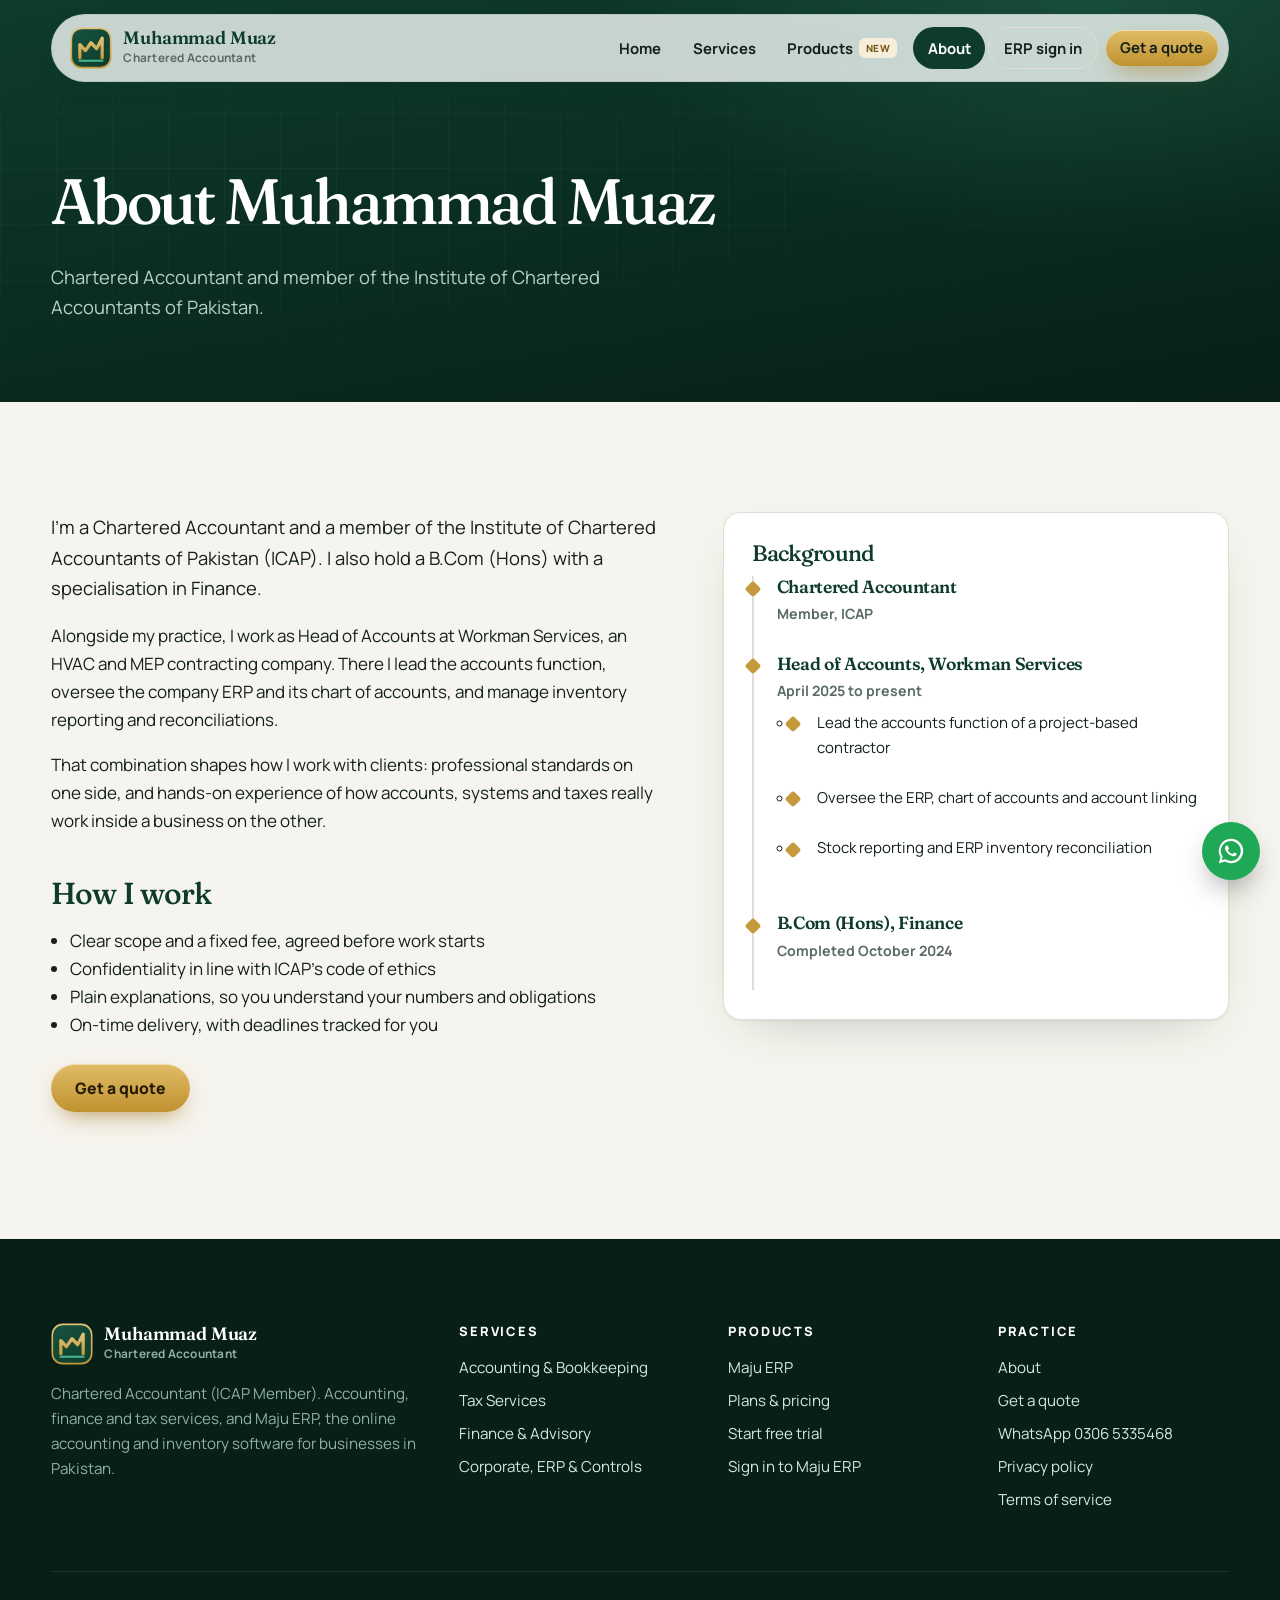
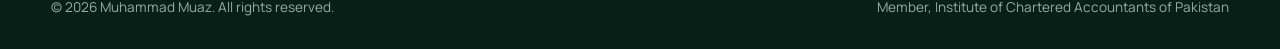
<file: about.html>
<!doctype html>
<html lang="en"><head>
<meta charset="utf-8"><meta name="viewport" content="width=device-width,initial-scale=1">
<title>About | Muhammad Muaz, CA</title>
<meta name="description" content="About Muhammad Muaz, Chartered Accountant (ICAP member) and Head of Accounts.">
<meta name="theme-color" content="#0E3B2C">
<link rel="canonical" href="https://mmuazch.github.io/about">
<meta property="og:title" content="About | Muhammad Muaz, CA"><meta property="og:description" content="About Muhammad Muaz, Chartered Accountant (ICAP member) and Head of Accounts."><meta property="og:type" content="website"><meta property="og:url" content="https://mmuazch.github.io/about">
<meta property="og:image" content="https://mmuazch.github.io/og-image.png"><meta name="twitter:card" content="summary_large_image">
<link rel="icon" href="/favicon.svg" type="image/svg+xml"><link rel="apple-touch-icon" href="/logo.png">
<link rel="preconnect" href="https://fonts.googleapis.com"><link rel="preconnect" href="https://fonts.gstatic.com" crossorigin>
<link href="https://fonts.googleapis.com/css2?family=Fraunces:ital,opsz,wght@0,9..144,400;0,9..144,500;0,9..144,600;1,9..144,400;1,9..144,500&family=Manrope:wght@400;500;600;700;800&display=swap" rel="stylesheet">
<link rel="stylesheet" href="/style.css">

<script type="application/ld+json">{"@context": "https://schema.org", "@type": "AccountingService", "name": "Muhammad Muaz, CA", "description": "Accounting, finance and tax services by Chartered Accountant Muhammad Muaz.", "url": "https://mmuazch.github.io", "telephone": "+923065335468", "areaServed": "PK", "logo": "https://mmuazch.github.io/logo.png", "image": "https://mmuazch.github.io/og-image.png", "founder": {"@type": "Person", "name": "Muhammad Muaz", "jobTitle": "Chartered Accountant"}}</script>
</head><body>
<a class="skip" href="#main">Skip to content</a>
<header class="top"><div class="wrap">
<a class="logo" href="/" aria-label="Muhammad Muaz, home"><svg xmlns="http://www.w3.org/2000/svg" viewBox="0 0 64 64" width="44" height="44" role="img" aria-label="Muhammad Muaz logo">
<defs>
<linearGradient id="lmBg" x1="0" y1="0" x2="1" y2="1"><stop offset="0" stop-color="#16543F"/><stop offset="1" stop-color="#0E3B2C"/></linearGradient>
<linearGradient id="lmBr" x1="0" y1="0" x2="0" y2="1"><stop offset="0" stop-color="#E2C27A"/><stop offset="1" stop-color="#C59A3D"/></linearGradient>
</defs>
<rect x="2" y="2" width="60" height="60" rx="16" fill="url(#lmBg)" stroke="url(#lmBr)" stroke-width="2.5"/>
<path d="M15 47V27l8.5 9 8.5-12 8.5 9 8.5-16v30" fill="none" stroke="url(#lmBr)" stroke-width="5" stroke-linecap="round" stroke-linejoin="round"/>
<rect x="13" y="50" width="38" height="3" rx="1.5" fill="#47B88E"/>
</svg><span><b>Muhammad Muaz</b><small>Chartered Accountant</small></span></a>
<button class="burger" aria-label="Open menu" aria-expanded="false"><span></span><span></span><span></span></button>
<ul class="menu"><li><a href="/">Home</a></li><li><a href="/services">Services</a></li><li><a href="/products">Products <span class="tag">New</span></a></li><li><a href="/about" aria-current="page">About</a></li><li><a class="signin" href="/products#signin">ERP sign in</a></li><li><a class="btn btn-brass btn-sm" href="/contact">Get a quote</a></li></ul>
</div></header>
<main id="main"><section class="pagehead"><div class="wrap"><h1>About Muhammad Muaz</h1><p>Chartered Accountant and member of the Institute of Chartered Accountants of Pakistan.</p></div></section>
<section class="block"><div class="wrap about">
<div class="prose">
<p style="font-size:1.15rem">I'm a Chartered Accountant and a member of the Institute of Chartered Accountants of Pakistan (ICAP). I also hold a B.Com (Hons) with a specialisation in Finance.</p>
<p>Alongside my practice, I work as Head of Accounts at Workman Services, an HVAC and MEP contracting company. There I lead the accounts function, oversee the company ERP and its chart of accounts, and manage inventory reporting and reconciliations.</p>
<p>That combination shapes how I work with clients: professional standards on one side, and hands-on experience of how accounts, systems and taxes really work inside a business on the other.</p>
<h2>How I work</h2>
<ul>
<li>Clear scope and a fixed fee, agreed before work starts</li>
<li>Confidentiality in line with ICAP's code of ethics</li>
<li>Plain explanations, so you understand your numbers and obligations</li>
<li>On-time delivery, with deadlines tracked for you</li>
</ul>
<p style="margin-top:1.6rem"><a class="btn btn-brass" href="/contact">Get a quote</a></p>
</div>
<div class="card"><h2 style="font-size:1.4rem">Background</h2>
<ul class="tl">
<li><h3>Chartered Accountant</h3><small>Member, ICAP</small></li>
<li><h3>Head of Accounts, Workman Services</h3><small>April 2025 to present</small>
<ul><li>Lead the accounts function of a project-based contractor</li><li>Oversee the ERP, chart of accounts and account linking</li><li>Stock reporting and ERP inventory reconciliation</li></ul></li>
<li><h3>B.Com (Hons), Finance</h3><small>Completed October 2024</small></li>
</ul></div>
</div></section></main>
<footer class="foot"><div class="wrap">
<div class="cols">
<div><a class="logo" href="/" aria-label="Muhammad Muaz, home"><svg xmlns="http://www.w3.org/2000/svg" viewBox="0 0 64 64" width="44" height="44" role="img" aria-label="Muhammad Muaz logo">
<defs>
<linearGradient id="lmBg" x1="0" y1="0" x2="1" y2="1"><stop offset="0" stop-color="#16543F"/><stop offset="1" stop-color="#0E3B2C"/></linearGradient>
<linearGradient id="lmBr" x1="0" y1="0" x2="0" y2="1"><stop offset="0" stop-color="#E2C27A"/><stop offset="1" stop-color="#C59A3D"/></linearGradient>
</defs>
<rect x="2" y="2" width="60" height="60" rx="16" fill="url(#lmBg)" stroke="url(#lmBr)" stroke-width="2.5"/>
<path d="M15 47V27l8.5 9 8.5-12 8.5 9 8.5-16v30" fill="none" stroke="url(#lmBr)" stroke-width="5" stroke-linecap="round" stroke-linejoin="round"/>
<rect x="13" y="50" width="38" height="3" rx="1.5" fill="#47B88E"/>
</svg><span><b>Muhammad Muaz</b><small>Chartered Accountant</small></span></a><p>Chartered Accountant (ICAP Member). Accounting, finance and tax services, and Maju ERP, the online accounting and inventory software for businesses in Pakistan.</p></div>
<div><h3>Services</h3><ul><li><a href="/services#accounting">Accounting &amp; Bookkeeping</a></li><li><a href="/services#tax">Tax Services</a></li><li><a href="/services#finance">Finance &amp; Advisory</a></li><li><a href="/services#corporate">Corporate, ERP &amp; Controls</a></li></ul></div>
<div><h3>Products</h3><ul><li><a href="/products">Maju ERP</a></li><li><a href="/products#pricing">Plans &amp; pricing</a></li><li><a href="/products#start">Start free trial</a></li><li><a href="/maju-erp/">Sign in to Maju ERP</a></li></ul></div>
<div><h3>Practice</h3><ul><li><a href="/about">About</a></li><li><a href="/contact">Get a quote</a></li><li><a href="https://wa.me/923065335468" target="_blank" rel="noopener">WhatsApp 0306 5335468</a></li><li><a href="/privacy">Privacy policy</a></li><li><a href="/terms">Terms of service</a></li></ul></div>
</div>
<div class="base"><span>© 2026 Muhammad Muaz. All rights reserved.</span><span>Member, Institute of Chartered Accountants of Pakistan</span></div>
</div></footer>
<a class="wa-fab" href="https://wa.me/923065335468" target="_blank" rel="noopener" aria-label="Chat on WhatsApp"><svg viewBox="0 0 32 32" aria-hidden="true"><path fill="#fff" d="M16 3a13 13 0 0 0-11.2 19.6L3 29l6.6-1.7A13 13 0 1 0 16 3zm0 23.6c-2 0-3.9-.5-5.6-1.5l-.4-.2-3.9 1 1-3.8-.3-.4A10.6 10.6 0 1 1 16 26.6zm5.8-7.9c-.3-.2-1.9-.9-2.2-1-.3-.1-.5-.2-.7.2l-1 1.2c-.2.2-.4.3-.7.1-.3-.2-1.4-.5-2.6-1.6-1-.9-1.6-1.9-1.8-2.2-.2-.3 0-.5.1-.7l.5-.6.3-.5v-.5l-1-2.4c-.3-.6-.5-.5-.7-.5h-.6c-.2 0-.5.1-.8.4-.3.3-1 1-1 2.5s1.1 2.9 1.2 3.1c.2.2 2.1 3.3 5.2 4.6 2.6 1 3.1.8 3.7.8.6-.1 1.9-.8 2.1-1.5.3-.7.3-1.4.2-1.5-.1-.2-.3-.2-.6-.4z"/></svg></a>
<script src="/main.js"></script>

</body></html>
</file>
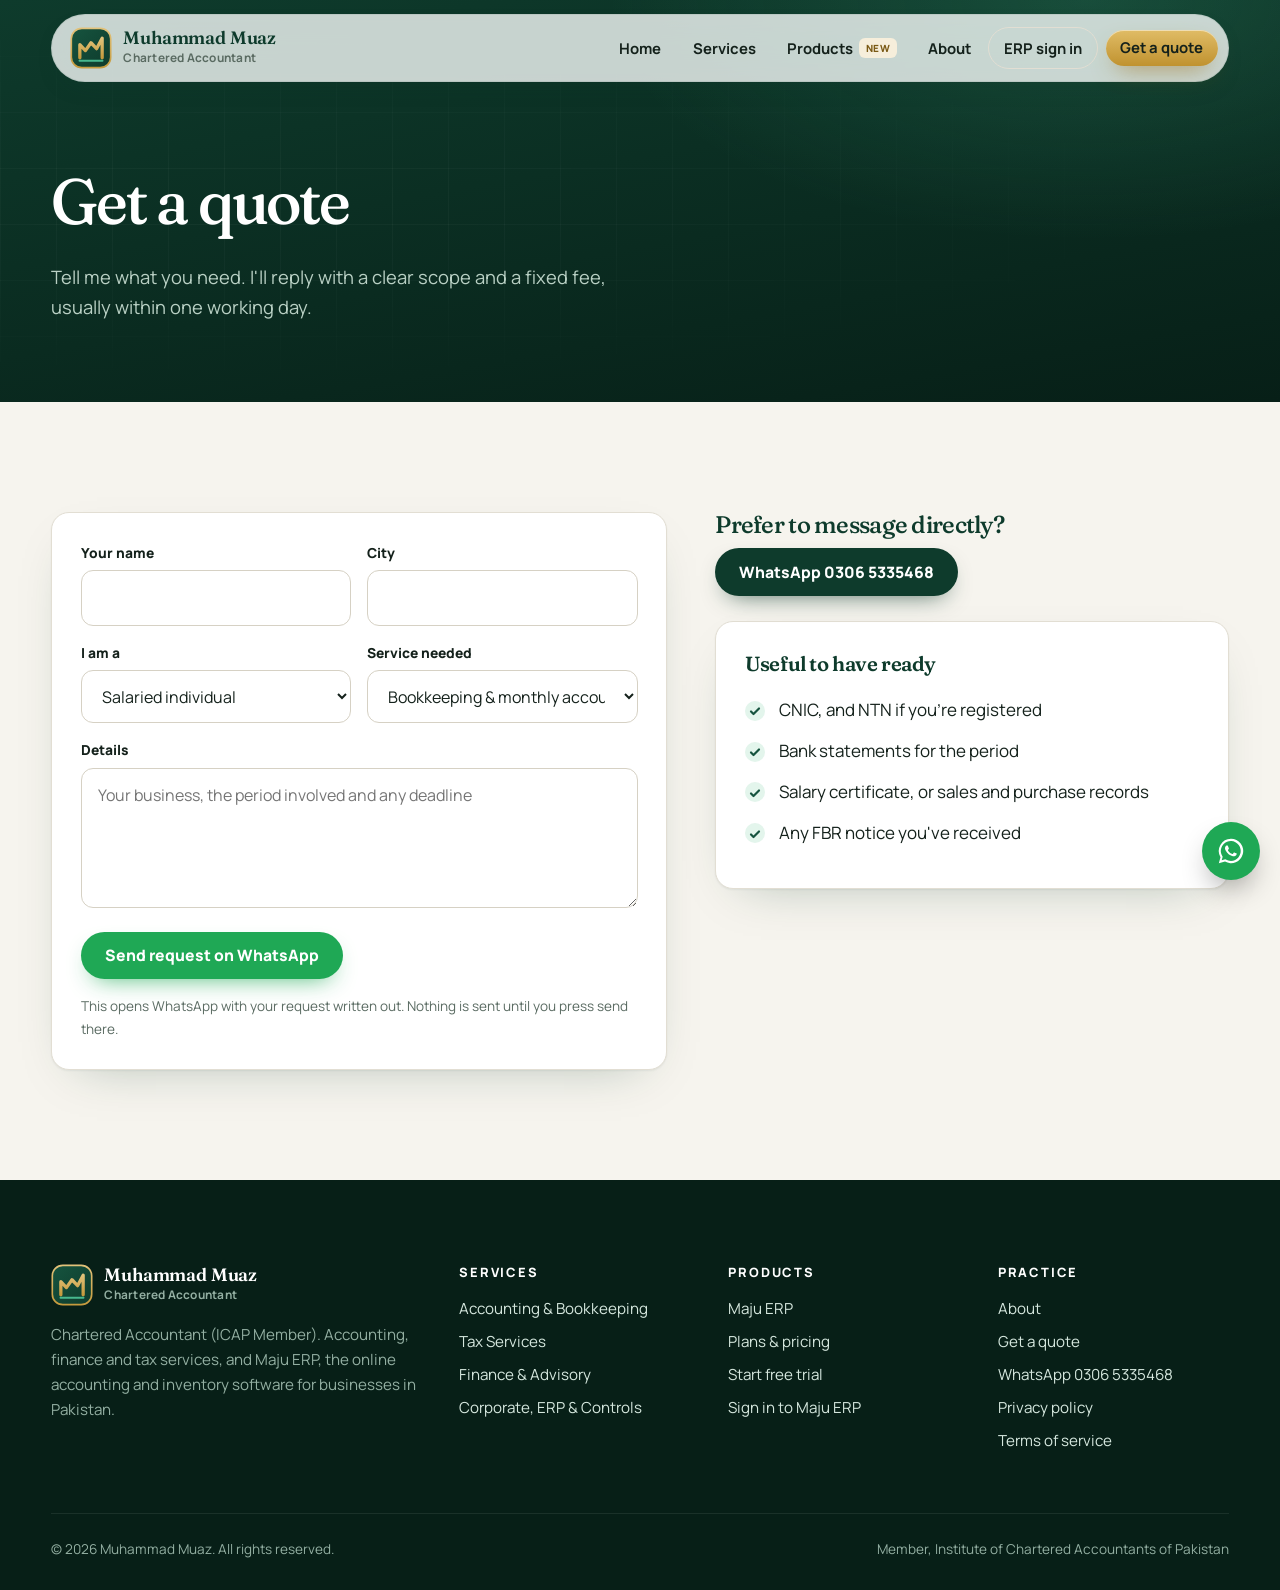
<file: contact.html>
<!doctype html>
<html lang="en"><head>
<meta charset="utf-8"><meta name="viewport" content="width=device-width,initial-scale=1">
<title>Get a Quote | Muhammad Muaz, CA</title>
<meta name="description" content="Request a quote from Muhammad Muaz, Chartered Accountant, for accounting, tax and finance services.">
<meta name="theme-color" content="#0E3B2C">
<link rel="canonical" href="https://mmuazch.github.io/contact">
<meta property="og:title" content="Get a Quote | Muhammad Muaz, CA"><meta property="og:description" content="Request a quote from Muhammad Muaz, Chartered Accountant, for accounting, tax and finance services."><meta property="og:type" content="website"><meta property="og:url" content="https://mmuazch.github.io/contact">
<meta property="og:image" content="https://mmuazch.github.io/og-image.png"><meta name="twitter:card" content="summary_large_image">
<link rel="icon" href="/favicon.svg" type="image/svg+xml"><link rel="apple-touch-icon" href="/logo.png">
<link rel="preconnect" href="https://fonts.googleapis.com"><link rel="preconnect" href="https://fonts.gstatic.com" crossorigin>
<link href="https://fonts.googleapis.com/css2?family=Fraunces:ital,opsz,wght@0,9..144,400;0,9..144,500;0,9..144,600;1,9..144,400;1,9..144,500&family=Manrope:wght@400;500;600;700;800&display=swap" rel="stylesheet">
<link rel="stylesheet" href="/style.css">

<script type="application/ld+json">{"@context": "https://schema.org", "@type": "AccountingService", "name": "Muhammad Muaz, CA", "description": "Accounting, finance and tax services by Chartered Accountant Muhammad Muaz.", "url": "https://mmuazch.github.io", "telephone": "+923065335468", "areaServed": "PK", "logo": "https://mmuazch.github.io/logo.png", "image": "https://mmuazch.github.io/og-image.png", "founder": {"@type": "Person", "name": "Muhammad Muaz", "jobTitle": "Chartered Accountant"}}</script>
</head><body>
<a class="skip" href="#main">Skip to content</a>
<header class="top"><div class="wrap">
<a class="logo" href="/" aria-label="Muhammad Muaz, home"><svg xmlns="http://www.w3.org/2000/svg" viewBox="0 0 64 64" width="44" height="44" role="img" aria-label="Muhammad Muaz logo">
<defs>
<linearGradient id="lmBg" x1="0" y1="0" x2="1" y2="1"><stop offset="0" stop-color="#16543F"/><stop offset="1" stop-color="#0E3B2C"/></linearGradient>
<linearGradient id="lmBr" x1="0" y1="0" x2="0" y2="1"><stop offset="0" stop-color="#E2C27A"/><stop offset="1" stop-color="#C59A3D"/></linearGradient>
</defs>
<rect x="2" y="2" width="60" height="60" rx="16" fill="url(#lmBg)" stroke="url(#lmBr)" stroke-width="2.5"/>
<path d="M15 47V27l8.5 9 8.5-12 8.5 9 8.5-16v30" fill="none" stroke="url(#lmBr)" stroke-width="5" stroke-linecap="round" stroke-linejoin="round"/>
<rect x="13" y="50" width="38" height="3" rx="1.5" fill="#47B88E"/>
</svg><span><b>Muhammad Muaz</b><small>Chartered Accountant</small></span></a>
<button class="burger" aria-label="Open menu" aria-expanded="false"><span></span><span></span><span></span></button>
<ul class="menu"><li><a href="/">Home</a></li><li><a href="/services">Services</a></li><li><a href="/products">Products <span class="tag">New</span></a></li><li><a href="/about">About</a></li><li><a class="signin" href="/products#signin">ERP sign in</a></li><li><a class="btn btn-brass btn-sm" href="/contact">Get a quote</a></li></ul>
</div></header>
<main id="main"><section class="pagehead"><div class="wrap"><h1>Get a quote</h1><p>Tell me what you need. I&#x27;ll reply with a clear scope and a fixed fee, usually within one working day.</p></div></section>
<section class="block"><div class="wrap contact">
<div class="card">
<form class="form" data-wa="923065335468" data-intro="Hello Muhammad Muaz, I'd like a quote.">
<div class="two"><div><label for="f-name">Your name</label><input id="f-name" name="name" data-label="Name" autocomplete="name" required></div>
<div><label for="f-city">City</label><input id="f-city" name="city" data-label="City" autocomplete="address-level2"></div></div>
<div class="two"><div><label for="f-type">I am a</label><select id="f-type" name="type" data-label="Client type"><option>Salaried individual</option><option>Freelancer</option><option>Sole proprietor or trader</option><option>Partnership or AOP</option><option>Company</option><option>Other</option></select></div>
<div><label for="f-svc">Service needed</label><select id="f-svc" name="service" data-label="Service"><optgroup label="Accounting &amp; Bookkeeping"><option>Bookkeeping &amp; monthly accounts</option><option>Financial statements</option><option>Bank &amp; party reconciliations</option><option>Payroll processing</option><option>Inventory &amp; stock accounting</option><option>Accounts clean-up &amp; catch-up</option></optgroup><optgroup label="Tax Services"><option>NTN registration</option><option>Income tax returns</option><option>Wealth statements</option><option>Sales tax registration &amp; returns</option><option>Withholding tax compliance</option><option>Tax notices &amp; ATL</option><option>Tax planning</option></optgroup><optgroup label="Finance &amp; Advisory"><option>Budgeting &amp; forecasting</option><option>Cash flow management</option><option>Financial modelling &amp; feasibility</option><option>Loan &amp; financing proposals</option><option>Management reporting</option><option>Business valuation support</option></optgroup><optgroup label="Corporate, ERP &amp; Controls"><option>SECP company registration</option><option>SECP annual compliance</option><option>ERP &amp; chart of accounts set-up</option><option>Internal controls review</option><option>Accounting policies &amp; SOPs</option><option>CFO-level support</option></optgroup><option>Other or not sure</option></select></div></div>
<div><label for="f-msg">Details</label><textarea id="f-msg" name="details" data-label="Details" placeholder="Your business, the period involved and any deadline"></textarea></div>
<div><button class="btn btn-wa" type="submit">Send request on WhatsApp</button></div>
<p class="note">This opens WhatsApp with your request written out. Nothing is sent until you press send there.</p>
</form></div>
<div>
<h2 style="font-size:1.5rem">Prefer to message directly?</h2>
<p><a class="btn btn-green" href="https://wa.me/923065335468" target="_blank" rel="noopener">WhatsApp 0306 5335468</a></p>
<div class="card" style="margin-top:1.6rem"><h3>Useful to have ready</h3>
<ul class="ticks"><li>CNIC, and NTN if you're registered</li><li>Bank statements for the period</li><li>Salary certificate, or sales and purchase records</li><li>Any FBR notice you've received</li></ul></div>
</div></div></section></main>
<footer class="foot"><div class="wrap">
<div class="cols">
<div><a class="logo" href="/" aria-label="Muhammad Muaz, home"><svg xmlns="http://www.w3.org/2000/svg" viewBox="0 0 64 64" width="44" height="44" role="img" aria-label="Muhammad Muaz logo">
<defs>
<linearGradient id="lmBg" x1="0" y1="0" x2="1" y2="1"><stop offset="0" stop-color="#16543F"/><stop offset="1" stop-color="#0E3B2C"/></linearGradient>
<linearGradient id="lmBr" x1="0" y1="0" x2="0" y2="1"><stop offset="0" stop-color="#E2C27A"/><stop offset="1" stop-color="#C59A3D"/></linearGradient>
</defs>
<rect x="2" y="2" width="60" height="60" rx="16" fill="url(#lmBg)" stroke="url(#lmBr)" stroke-width="2.5"/>
<path d="M15 47V27l8.5 9 8.5-12 8.5 9 8.5-16v30" fill="none" stroke="url(#lmBr)" stroke-width="5" stroke-linecap="round" stroke-linejoin="round"/>
<rect x="13" y="50" width="38" height="3" rx="1.5" fill="#47B88E"/>
</svg><span><b>Muhammad Muaz</b><small>Chartered Accountant</small></span></a><p>Chartered Accountant (ICAP Member). Accounting, finance and tax services, and Maju ERP, the online accounting and inventory software for businesses in Pakistan.</p></div>
<div><h3>Services</h3><ul><li><a href="/services#accounting">Accounting &amp; Bookkeeping</a></li><li><a href="/services#tax">Tax Services</a></li><li><a href="/services#finance">Finance &amp; Advisory</a></li><li><a href="/services#corporate">Corporate, ERP &amp; Controls</a></li></ul></div>
<div><h3>Products</h3><ul><li><a href="/products">Maju ERP</a></li><li><a href="/products#pricing">Plans &amp; pricing</a></li><li><a href="/products#start">Start free trial</a></li><li><a href="/maju-erp/">Sign in to Maju ERP</a></li></ul></div>
<div><h3>Practice</h3><ul><li><a href="/about">About</a></li><li><a href="/contact">Get a quote</a></li><li><a href="https://wa.me/923065335468" target="_blank" rel="noopener">WhatsApp 0306 5335468</a></li><li><a href="/privacy">Privacy policy</a></li><li><a href="/terms">Terms of service</a></li></ul></div>
</div>
<div class="base"><span>© 2026 Muhammad Muaz. All rights reserved.</span><span>Member, Institute of Chartered Accountants of Pakistan</span></div>
</div></footer>
<a class="wa-fab" href="https://wa.me/923065335468" target="_blank" rel="noopener" aria-label="Chat on WhatsApp"><svg viewBox="0 0 32 32" aria-hidden="true"><path fill="#fff" d="M16 3a13 13 0 0 0-11.2 19.6L3 29l6.6-1.7A13 13 0 1 0 16 3zm0 23.6c-2 0-3.9-.5-5.6-1.5l-.4-.2-3.9 1 1-3.8-.3-.4A10.6 10.6 0 1 1 16 26.6zm5.8-7.9c-.3-.2-1.9-.9-2.2-1-.3-.1-.5-.2-.7.2l-1 1.2c-.2.2-.4.3-.7.1-.3-.2-1.4-.5-2.6-1.6-1-.9-1.6-1.9-1.8-2.2-.2-.3 0-.5.1-.7l.5-.6.3-.5v-.5l-1-2.4c-.3-.6-.5-.5-.7-.5h-.6c-.2 0-.5.1-.8.4-.3.3-1 1-1 2.5s1.1 2.9 1.2 3.1c.2.2 2.1 3.3 5.2 4.6 2.6 1 3.1.8 3.7.8.6-.1 1.9-.8 2.1-1.5.3-.7.3-1.4.2-1.5-.1-.2-.3-.2-.6-.4z"/></svg></a>
<script src="/main.js"></script>

</body></html>
</file>
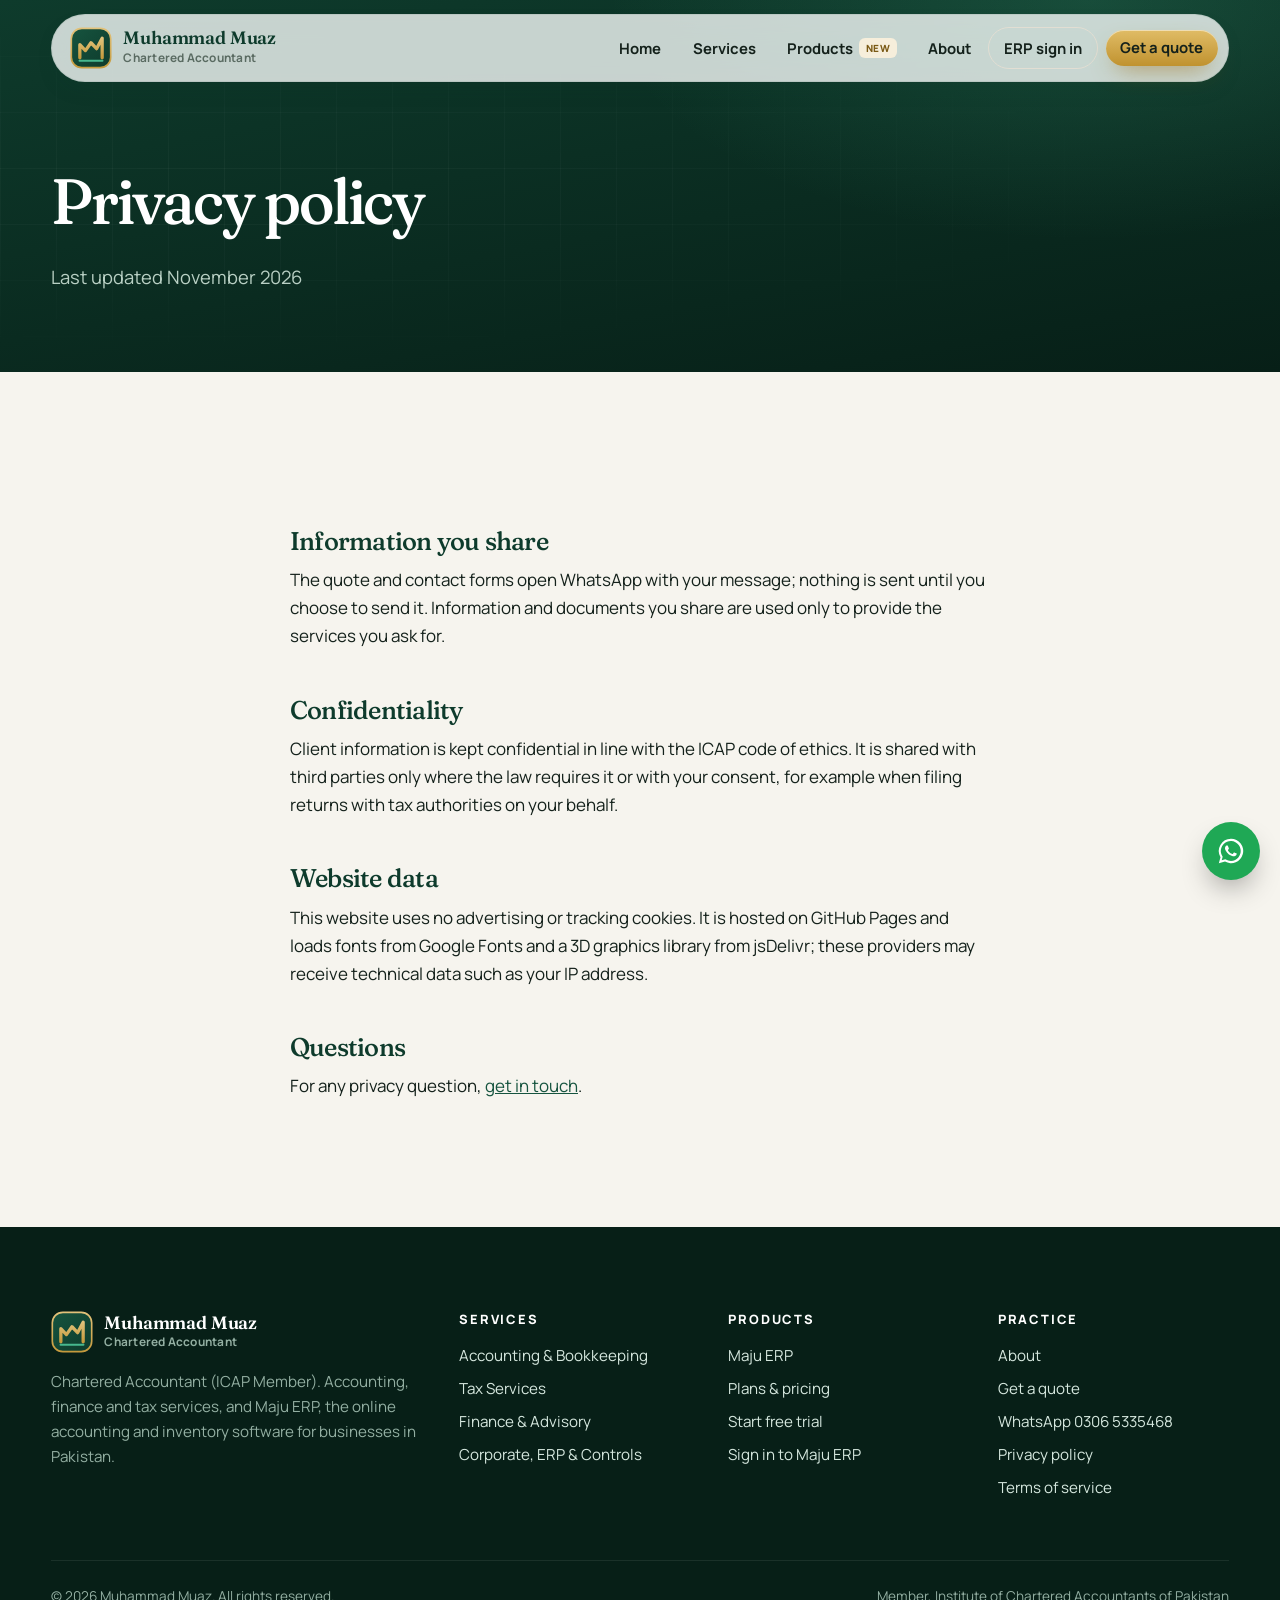
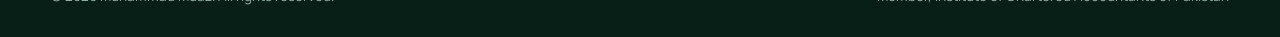
<file: privacy.html>
<!doctype html>
<html lang="en"><head>
<meta charset="utf-8"><meta name="viewport" content="width=device-width,initial-scale=1">
<title>Privacy policy | Muhammad Muaz, CA</title>
<meta name="description" content="Privacy policy for Muhammad Muaz, CA.">
<meta name="theme-color" content="#0E3B2C">
<link rel="canonical" href="https://mmuazch.github.io/privacy">
<meta property="og:title" content="Privacy policy | Muhammad Muaz, CA"><meta property="og:description" content="Privacy policy for Muhammad Muaz, CA."><meta property="og:type" content="website"><meta property="og:url" content="https://mmuazch.github.io/privacy">
<meta property="og:image" content="https://mmuazch.github.io/og-image.png"><meta name="twitter:card" content="summary_large_image">
<link rel="icon" href="/favicon.svg" type="image/svg+xml"><link rel="apple-touch-icon" href="/logo.png">
<link rel="preconnect" href="https://fonts.googleapis.com"><link rel="preconnect" href="https://fonts.gstatic.com" crossorigin>
<link href="https://fonts.googleapis.com/css2?family=Fraunces:ital,opsz,wght@0,9..144,400;0,9..144,500;0,9..144,600;1,9..144,400;1,9..144,500&family=Manrope:wght@400;500;600;700;800&display=swap" rel="stylesheet">
<link rel="stylesheet" href="/style.css">

<script type="application/ld+json">{"@context": "https://schema.org", "@type": "AccountingService", "name": "Muhammad Muaz, CA", "description": "Accounting, finance and tax services by Chartered Accountant Muhammad Muaz.", "url": "https://mmuazch.github.io", "telephone": "+923065335468", "areaServed": "PK", "logo": "https://mmuazch.github.io/logo.png", "image": "https://mmuazch.github.io/og-image.png", "founder": {"@type": "Person", "name": "Muhammad Muaz", "jobTitle": "Chartered Accountant"}}</script>
</head><body>
<a class="skip" href="#main">Skip to content</a>
<header class="top"><div class="wrap">
<a class="logo" href="/" aria-label="Muhammad Muaz, home"><svg xmlns="http://www.w3.org/2000/svg" viewBox="0 0 64 64" width="44" height="44" role="img" aria-label="Muhammad Muaz logo">
<defs>
<linearGradient id="lmBg" x1="0" y1="0" x2="1" y2="1"><stop offset="0" stop-color="#16543F"/><stop offset="1" stop-color="#0E3B2C"/></linearGradient>
<linearGradient id="lmBr" x1="0" y1="0" x2="0" y2="1"><stop offset="0" stop-color="#E2C27A"/><stop offset="1" stop-color="#C59A3D"/></linearGradient>
</defs>
<rect x="2" y="2" width="60" height="60" rx="16" fill="url(#lmBg)" stroke="url(#lmBr)" stroke-width="2.5"/>
<path d="M15 47V27l8.5 9 8.5-12 8.5 9 8.5-16v30" fill="none" stroke="url(#lmBr)" stroke-width="5" stroke-linecap="round" stroke-linejoin="round"/>
<rect x="13" y="50" width="38" height="3" rx="1.5" fill="#47B88E"/>
</svg><span><b>Muhammad Muaz</b><small>Chartered Accountant</small></span></a>
<button class="burger" aria-label="Open menu" aria-expanded="false"><span></span><span></span><span></span></button>
<ul class="menu"><li><a href="/">Home</a></li><li><a href="/services">Services</a></li><li><a href="/products">Products <span class="tag">New</span></a></li><li><a href="/about">About</a></li><li><a class="signin" href="/products#signin">ERP sign in</a></li><li><a class="btn btn-brass btn-sm" href="/contact">Get a quote</a></li></ul>
</div></header>
<main id="main"><section class="pagehead"><div class="wrap"><h1>Privacy policy</h1><p>Last updated November 2026</p></div></section><section class="block"><div class="wrap legal"><h2>Information you share</h2><p>The quote and contact forms open WhatsApp with your message; nothing is sent until you choose to send it. Information and documents you share are used only to provide the services you ask for.</p><h2>Confidentiality</h2><p>Client information is kept confidential in line with the ICAP code of ethics. It is shared with third parties only where the law requires it or with your consent, for example when filing returns with tax authorities on your behalf.</p><h2>Website data</h2><p>This website uses no advertising or tracking cookies. It is hosted on GitHub Pages and loads fonts from Google Fonts and a 3D graphics library from jsDelivr; these providers may receive technical data such as your IP address.</p><h2>Questions</h2><p>For any privacy question, <a href="/contact">get in touch</a>.</p></div></section></main>
<footer class="foot"><div class="wrap">
<div class="cols">
<div><a class="logo" href="/" aria-label="Muhammad Muaz, home"><svg xmlns="http://www.w3.org/2000/svg" viewBox="0 0 64 64" width="44" height="44" role="img" aria-label="Muhammad Muaz logo">
<defs>
<linearGradient id="lmBg" x1="0" y1="0" x2="1" y2="1"><stop offset="0" stop-color="#16543F"/><stop offset="1" stop-color="#0E3B2C"/></linearGradient>
<linearGradient id="lmBr" x1="0" y1="0" x2="0" y2="1"><stop offset="0" stop-color="#E2C27A"/><stop offset="1" stop-color="#C59A3D"/></linearGradient>
</defs>
<rect x="2" y="2" width="60" height="60" rx="16" fill="url(#lmBg)" stroke="url(#lmBr)" stroke-width="2.5"/>
<path d="M15 47V27l8.5 9 8.5-12 8.5 9 8.5-16v30" fill="none" stroke="url(#lmBr)" stroke-width="5" stroke-linecap="round" stroke-linejoin="round"/>
<rect x="13" y="50" width="38" height="3" rx="1.5" fill="#47B88E"/>
</svg><span><b>Muhammad Muaz</b><small>Chartered Accountant</small></span></a><p>Chartered Accountant (ICAP Member). Accounting, finance and tax services, and Maju ERP, the online accounting and inventory software for businesses in Pakistan.</p></div>
<div><h3>Services</h3><ul><li><a href="/services#accounting">Accounting &amp; Bookkeeping</a></li><li><a href="/services#tax">Tax Services</a></li><li><a href="/services#finance">Finance &amp; Advisory</a></li><li><a href="/services#corporate">Corporate, ERP &amp; Controls</a></li></ul></div>
<div><h3>Products</h3><ul><li><a href="/products">Maju ERP</a></li><li><a href="/products#pricing">Plans &amp; pricing</a></li><li><a href="/products#start">Start free trial</a></li><li><a href="/maju-erp/">Sign in to Maju ERP</a></li></ul></div>
<div><h3>Practice</h3><ul><li><a href="/about">About</a></li><li><a href="/contact">Get a quote</a></li><li><a href="https://wa.me/923065335468" target="_blank" rel="noopener">WhatsApp 0306 5335468</a></li><li><a href="/privacy">Privacy policy</a></li><li><a href="/terms">Terms of service</a></li></ul></div>
</div>
<div class="base"><span>© 2026 Muhammad Muaz. All rights reserved.</span><span>Member, Institute of Chartered Accountants of Pakistan</span></div>
</div></footer>
<a class="wa-fab" href="https://wa.me/923065335468" target="_blank" rel="noopener" aria-label="Chat on WhatsApp"><svg viewBox="0 0 32 32" aria-hidden="true"><path fill="#fff" d="M16 3a13 13 0 0 0-11.2 19.6L3 29l6.6-1.7A13 13 0 1 0 16 3zm0 23.6c-2 0-3.9-.5-5.6-1.5l-.4-.2-3.9 1 1-3.8-.3-.4A10.6 10.6 0 1 1 16 26.6zm5.8-7.9c-.3-.2-1.9-.9-2.2-1-.3-.1-.5-.2-.7.2l-1 1.2c-.2.2-.4.3-.7.1-.3-.2-1.4-.5-2.6-1.6-1-.9-1.6-1.9-1.8-2.2-.2-.3 0-.5.1-.7l.5-.6.3-.5v-.5l-1-2.4c-.3-.6-.5-.5-.7-.5h-.6c-.2 0-.5.1-.8.4-.3.3-1 1-1 2.5s1.1 2.9 1.2 3.1c.2.2 2.1 3.3 5.2 4.6 2.6 1 3.1.8 3.7.8.6-.1 1.9-.8 2.1-1.5.3-.7.3-1.4.2-1.5-.1-.2-.3-.2-.6-.4z"/></svg></a>
<script src="/main.js"></script>

</body></html>
</file>
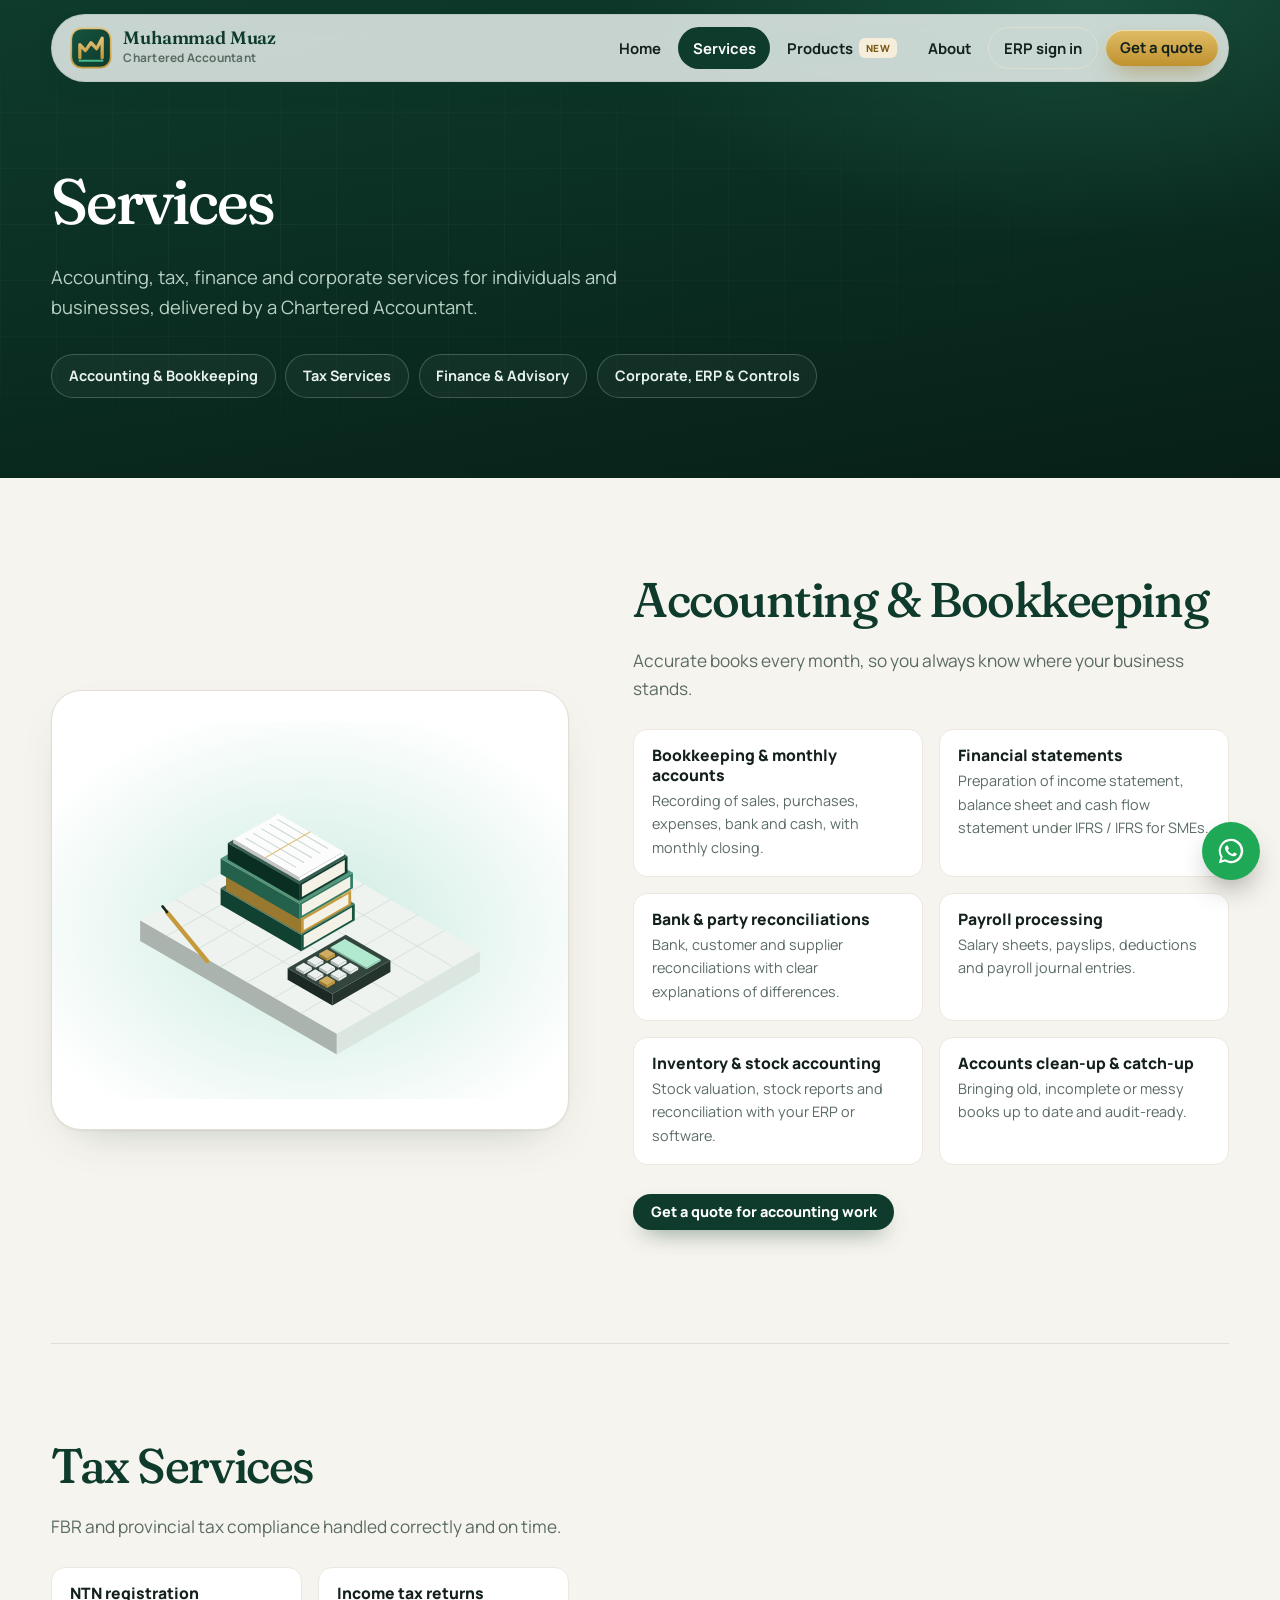
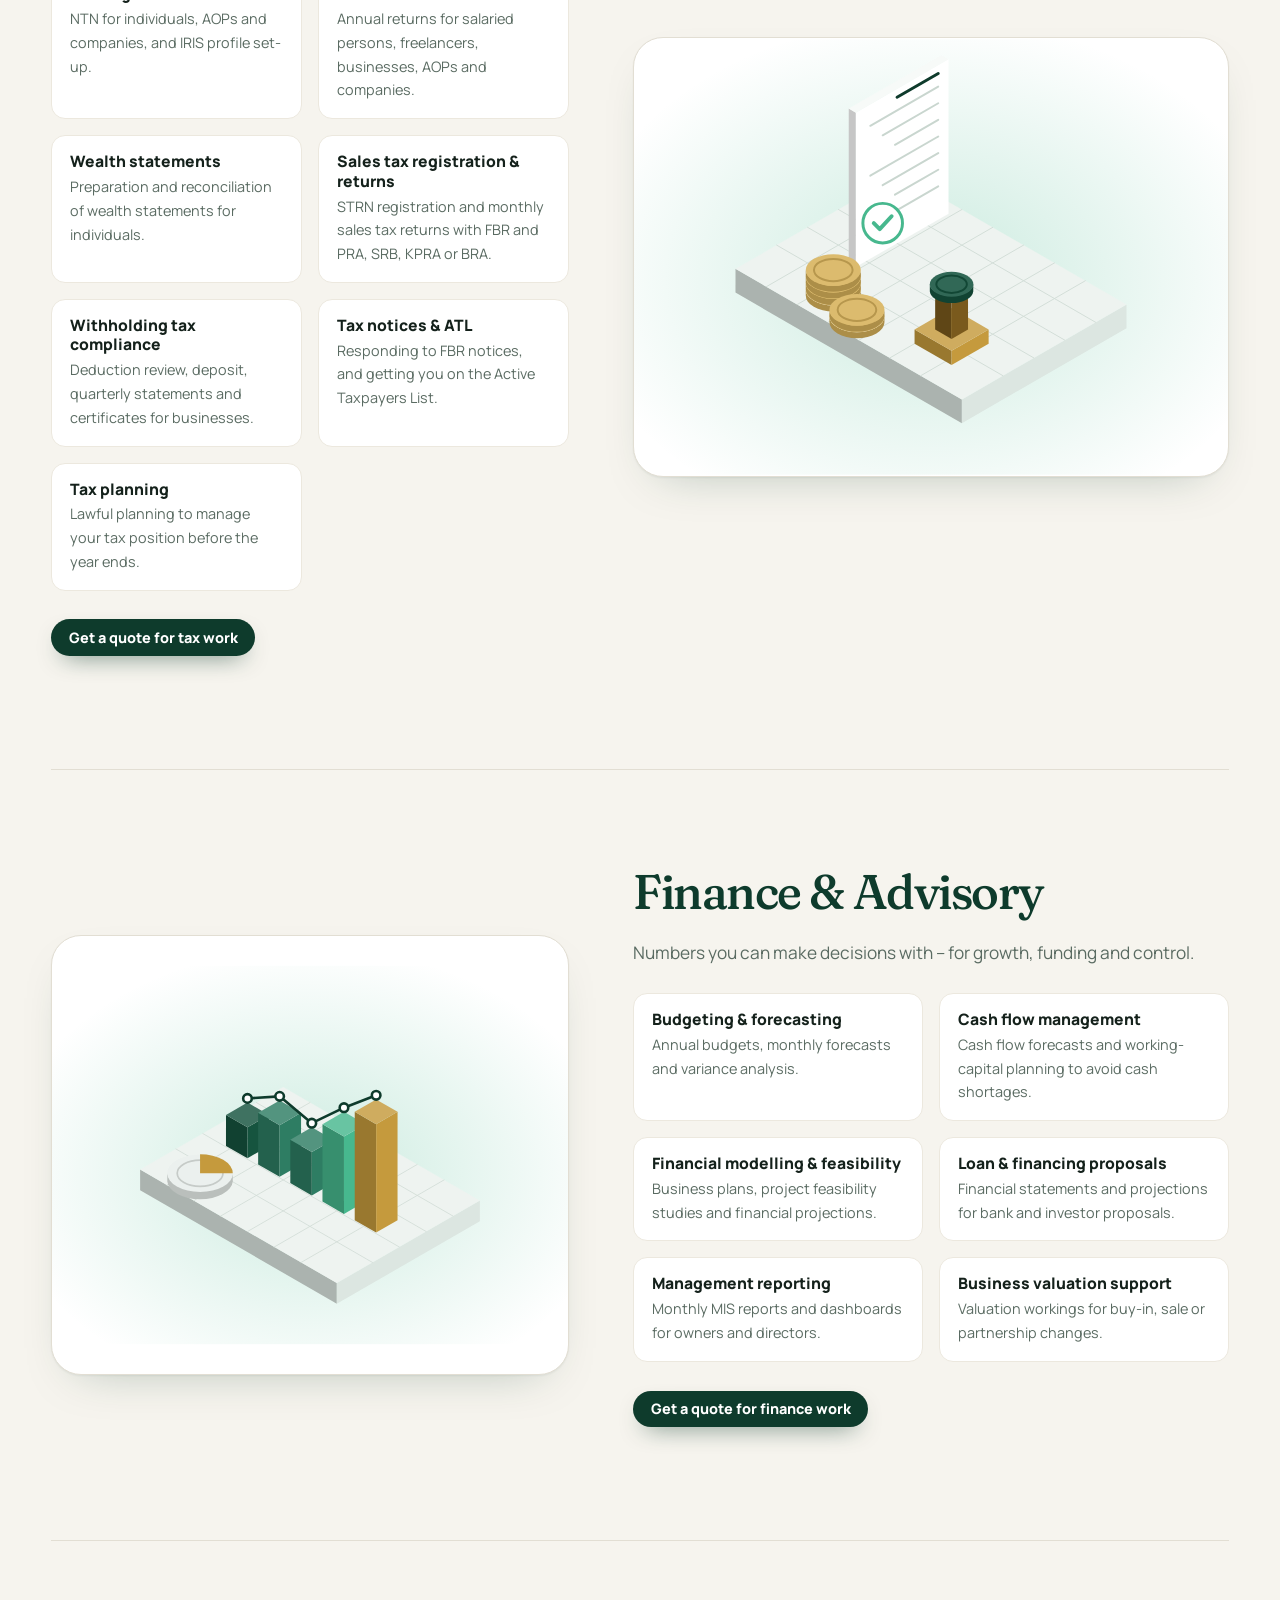
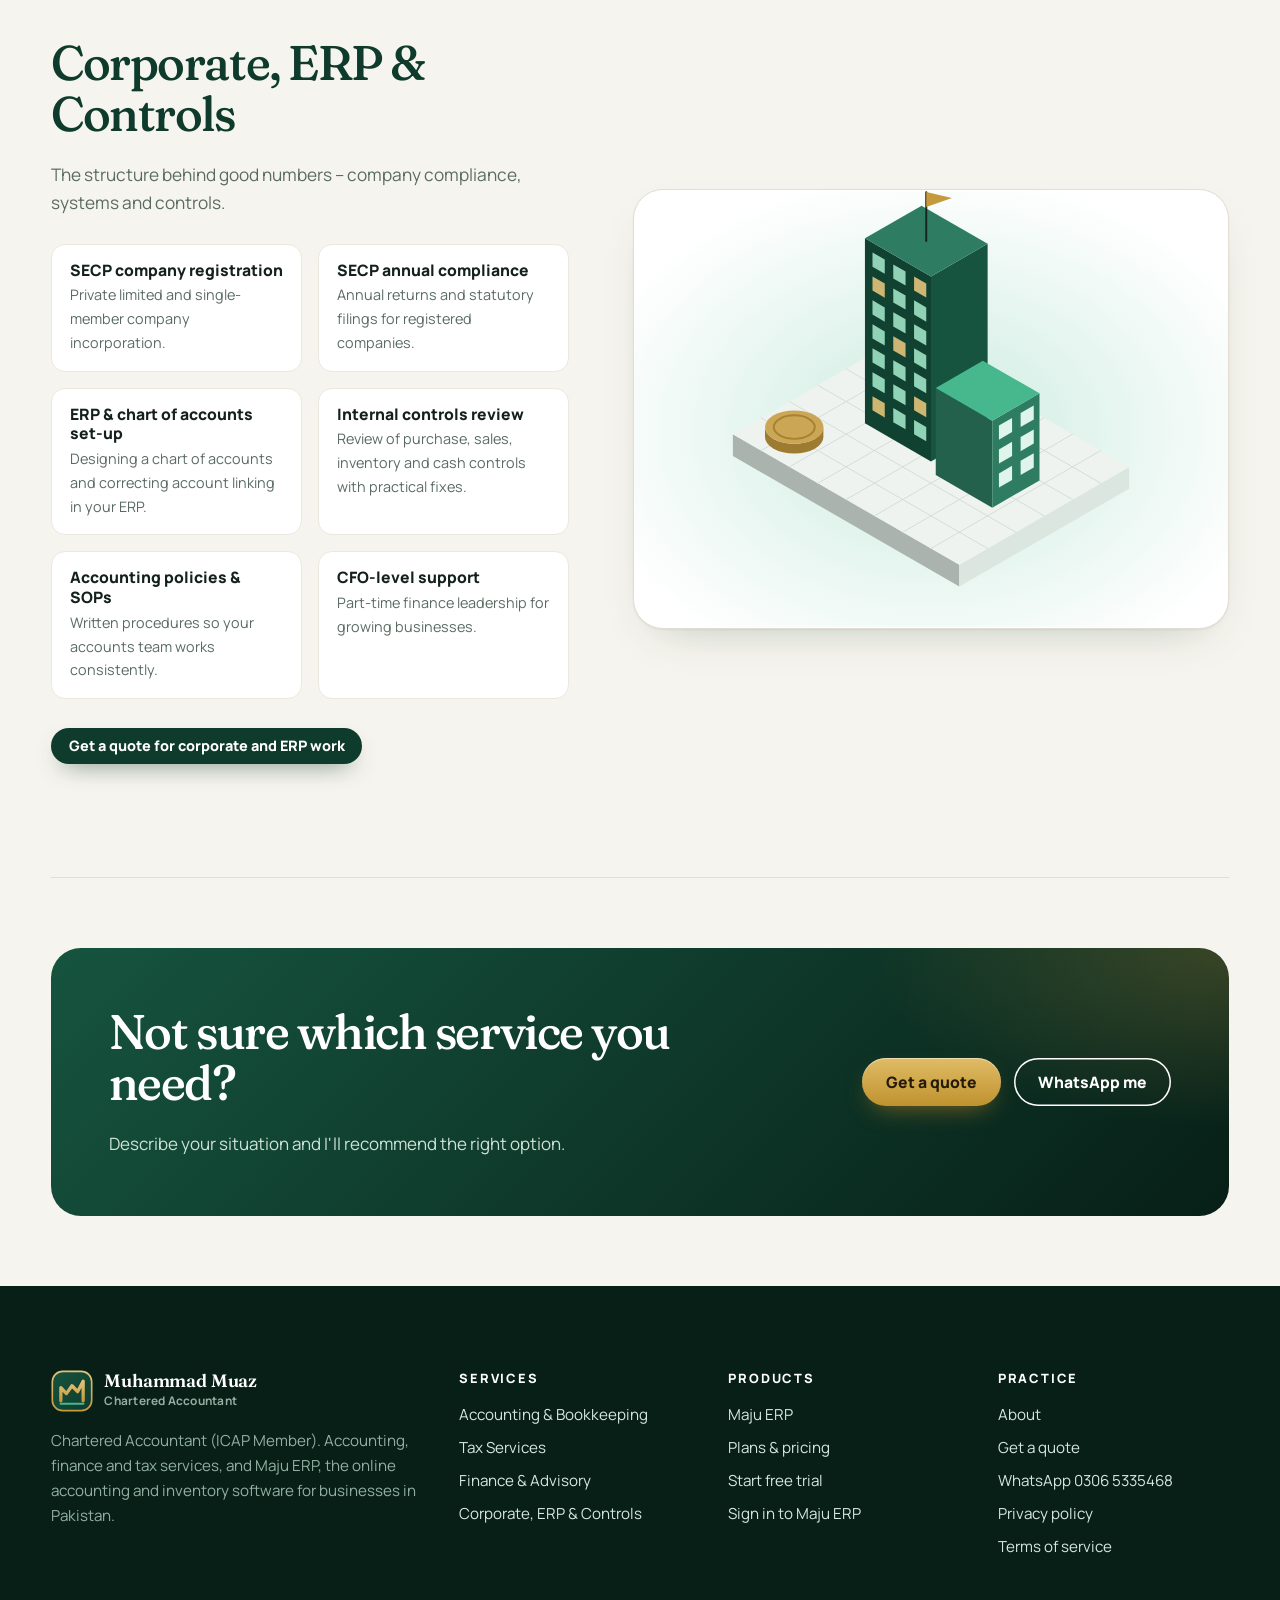
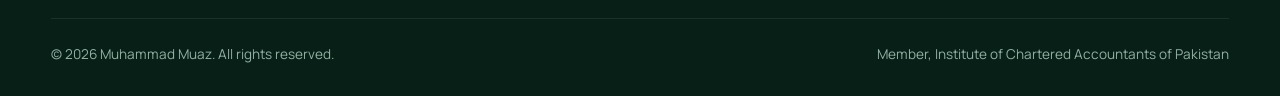
<file: services.html>
<!doctype html>
<html lang="en"><head>
<meta charset="utf-8"><meta name="viewport" content="width=device-width,initial-scale=1">
<title>Services | Muhammad Muaz, CA</title>
<meta name="description" content="Bookkeeping, financial statements, income tax returns, sales tax, withholding tax, NTN, SECP registration, budgeting and financial advisory services.">
<meta name="theme-color" content="#0E3B2C">
<link rel="canonical" href="https://mmuazch.github.io/services">
<meta property="og:title" content="Services | Muhammad Muaz, CA"><meta property="og:description" content="Bookkeeping, financial statements, income tax returns, sales tax, withholding tax, NTN, SECP registration, budgeting and financial advisory services."><meta property="og:type" content="website"><meta property="og:url" content="https://mmuazch.github.io/services">
<meta property="og:image" content="https://mmuazch.github.io/og-image.png"><meta name="twitter:card" content="summary_large_image">
<link rel="icon" href="/favicon.svg" type="image/svg+xml"><link rel="apple-touch-icon" href="/logo.png">
<link rel="preconnect" href="https://fonts.googleapis.com"><link rel="preconnect" href="https://fonts.gstatic.com" crossorigin>
<link href="https://fonts.googleapis.com/css2?family=Fraunces:ital,opsz,wght@0,9..144,400;0,9..144,500;0,9..144,600;1,9..144,400;1,9..144,500&family=Manrope:wght@400;500;600;700;800&display=swap" rel="stylesheet">
<link rel="stylesheet" href="/style.css">

<script type="application/ld+json">{"@context": "https://schema.org", "@type": "AccountingService", "name": "Muhammad Muaz, CA", "description": "Accounting, finance and tax services by Chartered Accountant Muhammad Muaz.", "url": "https://mmuazch.github.io", "telephone": "+923065335468", "areaServed": "PK", "logo": "https://mmuazch.github.io/logo.png", "image": "https://mmuazch.github.io/og-image.png", "founder": {"@type": "Person", "name": "Muhammad Muaz", "jobTitle": "Chartered Accountant"}}</script>
</head><body>
<a class="skip" href="#main">Skip to content</a>
<header class="top"><div class="wrap">
<a class="logo" href="/" aria-label="Muhammad Muaz, home"><svg xmlns="http://www.w3.org/2000/svg" viewBox="0 0 64 64" width="44" height="44" role="img" aria-label="Muhammad Muaz logo">
<defs>
<linearGradient id="lmBg" x1="0" y1="0" x2="1" y2="1"><stop offset="0" stop-color="#16543F"/><stop offset="1" stop-color="#0E3B2C"/></linearGradient>
<linearGradient id="lmBr" x1="0" y1="0" x2="0" y2="1"><stop offset="0" stop-color="#E2C27A"/><stop offset="1" stop-color="#C59A3D"/></linearGradient>
</defs>
<rect x="2" y="2" width="60" height="60" rx="16" fill="url(#lmBg)" stroke="url(#lmBr)" stroke-width="2.5"/>
<path d="M15 47V27l8.5 9 8.5-12 8.5 9 8.5-16v30" fill="none" stroke="url(#lmBr)" stroke-width="5" stroke-linecap="round" stroke-linejoin="round"/>
<rect x="13" y="50" width="38" height="3" rx="1.5" fill="#47B88E"/>
</svg><span><b>Muhammad Muaz</b><small>Chartered Accountant</small></span></a>
<button class="burger" aria-label="Open menu" aria-expanded="false"><span></span><span></span><span></span></button>
<ul class="menu"><li><a href="/">Home</a></li><li><a href="/services" aria-current="page">Services</a></li><li><a href="/products">Products <span class="tag">New</span></a></li><li><a href="/about">About</a></li><li><a class="signin" href="/products#signin">ERP sign in</a></li><li><a class="btn btn-brass btn-sm" href="/contact">Get a quote</a></li></ul>
</div></header>
<main id="main"><section class="pagehead"><div class="wrap"><h1>Services</h1><p>Accounting, tax, finance and corporate services for individuals and businesses, delivered by a Chartered Accountant.</p><div class="jump"><a href="#accounting">Accounting &amp; Bookkeeping</a><a href="#tax">Tax Services</a><a href="#finance">Finance &amp; Advisory</a><a href="#corporate">Corporate, ERP &amp; Controls</a></div></div></section><div class="wrap"><section class="svc-row" id="accounting">
<img class="art" src="/art-accounting.svg" alt="" width="600" height="440" loading="lazy">
<div><h2>Accounting &amp; Bookkeeping</h2><p class="muted measure" style="font-size:1.08rem">Accurate books every month, so you always know where your business stands.</p>
<div class="svc-list"><div><h3>Bookkeeping &amp; monthly accounts</h3><p>Recording of sales, purchases, expenses, bank and cash, with monthly closing.</p></div><div><h3>Financial statements</h3><p>Preparation of income statement, balance sheet and cash flow statement under IFRS / IFRS for SMEs.</p></div><div><h3>Bank &amp; party reconciliations</h3><p>Bank, customer and supplier reconciliations with clear explanations of differences.</p></div><div><h3>Payroll processing</h3><p>Salary sheets, payslips, deductions and payroll journal entries.</p></div><div><h3>Inventory &amp; stock accounting</h3><p>Stock valuation, stock reports and reconciliation with your ERP or software.</p></div><div><h3>Accounts clean-up &amp; catch-up</h3><p>Bringing old, incomplete or messy books up to date and audit-ready.</p></div></div>
<p style="margin-top:1.8rem"><a class="btn btn-green btn-sm" href="/contact?service=Bookkeeping%20%26%20monthly%20accounts">Get a quote for accounting work</a></p></div>
</section><section class="svc-row" id="tax">
<img class="art" src="/art-tax.svg" alt="" width="600" height="440" loading="lazy">
<div><h2>Tax Services</h2><p class="muted measure" style="font-size:1.08rem">FBR and provincial tax compliance handled correctly and on time.</p>
<div class="svc-list"><div><h3>NTN registration</h3><p>NTN for individuals, AOPs and companies, and IRIS profile set-up.</p></div><div><h3>Income tax returns</h3><p>Annual returns for salaried persons, freelancers, businesses, AOPs and companies.</p></div><div><h3>Wealth statements</h3><p>Preparation and reconciliation of wealth statements for individuals.</p></div><div><h3>Sales tax registration &amp; returns</h3><p>STRN registration and monthly sales tax returns with FBR and PRA, SRB, KPRA or BRA.</p></div><div><h3>Withholding tax compliance</h3><p>Deduction review, deposit, quarterly statements and certificates for businesses.</p></div><div><h3>Tax notices &amp; ATL</h3><p>Responding to FBR notices, and getting you on the Active Taxpayers List.</p></div><div><h3>Tax planning</h3><p>Lawful planning to manage your tax position before the year ends.</p></div></div>
<p style="margin-top:1.8rem"><a class="btn btn-green btn-sm" href="/contact?service=NTN%20registration">Get a quote for tax work</a></p></div>
</section><section class="svc-row" id="finance">
<img class="art" src="/art-finance.svg" alt="" width="600" height="440" loading="lazy">
<div><h2>Finance &amp; Advisory</h2><p class="muted measure" style="font-size:1.08rem">Numbers you can make decisions with – for growth, funding and control.</p>
<div class="svc-list"><div><h3>Budgeting &amp; forecasting</h3><p>Annual budgets, monthly forecasts and variance analysis.</p></div><div><h3>Cash flow management</h3><p>Cash flow forecasts and working-capital planning to avoid cash shortages.</p></div><div><h3>Financial modelling &amp; feasibility</h3><p>Business plans, project feasibility studies and financial projections.</p></div><div><h3>Loan &amp; financing proposals</h3><p>Financial statements and projections for bank and investor proposals.</p></div><div><h3>Management reporting</h3><p>Monthly MIS reports and dashboards for owners and directors.</p></div><div><h3>Business valuation support</h3><p>Valuation workings for buy-in, sale or partnership changes.</p></div></div>
<p style="margin-top:1.8rem"><a class="btn btn-green btn-sm" href="/contact?service=Budgeting%20%26%20forecasting">Get a quote for finance work</a></p></div>
</section><section class="svc-row" id="corporate">
<img class="art" src="/art-corporate.svg" alt="" width="600" height="440" loading="lazy">
<div><h2>Corporate, ERP &amp; Controls</h2><p class="muted measure" style="font-size:1.08rem">The structure behind good numbers – company compliance, systems and controls.</p>
<div class="svc-list"><div><h3>SECP company registration</h3><p>Private limited and single-member company incorporation.</p></div><div><h3>SECP annual compliance</h3><p>Annual returns and statutory filings for registered companies.</p></div><div><h3>ERP &amp; chart of accounts set-up</h3><p>Designing a chart of accounts and correcting account linking in your ERP.</p></div><div><h3>Internal controls review</h3><p>Review of purchase, sales, inventory and cash controls with practical fixes.</p></div><div><h3>Accounting policies &amp; SOPs</h3><p>Written procedures so your accounts team works consistently.</p></div><div><h3>CFO-level support</h3><p>Part-time finance leadership for growing businesses.</p></div></div>
<p style="margin-top:1.8rem"><a class="btn btn-green btn-sm" href="/contact?service=SECP%20company%20registration">Get a quote for corporate and ERP work</a></p></div>
</section></div><section class="block tight"><div class="wrap"><div class="band">
<div><h2>Not sure which service you need?</h2><p style="margin:0">Describe your situation and I&#x27;ll recommend the right option.</p></div>
<div class="cta-row"><a class="btn btn-brass" href="/contact">Get a quote</a><a class="btn btn-line" href="https://wa.me/923065335468?text=Hello%2C%20I%20need%20help%20with%20accounting%20or%20tax." target="_blank" rel="noopener">WhatsApp me</a></div>
</div></div></section></main>
<footer class="foot"><div class="wrap">
<div class="cols">
<div><a class="logo" href="/" aria-label="Muhammad Muaz, home"><svg xmlns="http://www.w3.org/2000/svg" viewBox="0 0 64 64" width="44" height="44" role="img" aria-label="Muhammad Muaz logo">
<defs>
<linearGradient id="lmBg" x1="0" y1="0" x2="1" y2="1"><stop offset="0" stop-color="#16543F"/><stop offset="1" stop-color="#0E3B2C"/></linearGradient>
<linearGradient id="lmBr" x1="0" y1="0" x2="0" y2="1"><stop offset="0" stop-color="#E2C27A"/><stop offset="1" stop-color="#C59A3D"/></linearGradient>
</defs>
<rect x="2" y="2" width="60" height="60" rx="16" fill="url(#lmBg)" stroke="url(#lmBr)" stroke-width="2.5"/>
<path d="M15 47V27l8.5 9 8.5-12 8.5 9 8.5-16v30" fill="none" stroke="url(#lmBr)" stroke-width="5" stroke-linecap="round" stroke-linejoin="round"/>
<rect x="13" y="50" width="38" height="3" rx="1.5" fill="#47B88E"/>
</svg><span><b>Muhammad Muaz</b><small>Chartered Accountant</small></span></a><p>Chartered Accountant (ICAP Member). Accounting, finance and tax services, and Maju ERP, the online accounting and inventory software for businesses in Pakistan.</p></div>
<div><h3>Services</h3><ul><li><a href="/services#accounting">Accounting &amp; Bookkeeping</a></li><li><a href="/services#tax">Tax Services</a></li><li><a href="/services#finance">Finance &amp; Advisory</a></li><li><a href="/services#corporate">Corporate, ERP &amp; Controls</a></li></ul></div>
<div><h3>Products</h3><ul><li><a href="/products">Maju ERP</a></li><li><a href="/products#pricing">Plans &amp; pricing</a></li><li><a href="/products#start">Start free trial</a></li><li><a href="/maju-erp/">Sign in to Maju ERP</a></li></ul></div>
<div><h3>Practice</h3><ul><li><a href="/about">About</a></li><li><a href="/contact">Get a quote</a></li><li><a href="https://wa.me/923065335468" target="_blank" rel="noopener">WhatsApp 0306 5335468</a></li><li><a href="/privacy">Privacy policy</a></li><li><a href="/terms">Terms of service</a></li></ul></div>
</div>
<div class="base"><span>© 2026 Muhammad Muaz. All rights reserved.</span><span>Member, Institute of Chartered Accountants of Pakistan</span></div>
</div></footer>
<a class="wa-fab" href="https://wa.me/923065335468" target="_blank" rel="noopener" aria-label="Chat on WhatsApp"><svg viewBox="0 0 32 32" aria-hidden="true"><path fill="#fff" d="M16 3a13 13 0 0 0-11.2 19.6L3 29l6.6-1.7A13 13 0 1 0 16 3zm0 23.6c-2 0-3.9-.5-5.6-1.5l-.4-.2-3.9 1 1-3.8-.3-.4A10.6 10.6 0 1 1 16 26.6zm5.8-7.9c-.3-.2-1.9-.9-2.2-1-.3-.1-.5-.2-.7.2l-1 1.2c-.2.2-.4.3-.7.1-.3-.2-1.4-.5-2.6-1.6-1-.9-1.6-1.9-1.8-2.2-.2-.3 0-.5.1-.7l.5-.6.3-.5v-.5l-1-2.4c-.3-.6-.5-.5-.7-.5h-.6c-.2 0-.5.1-.8.4-.3.3-1 1-1 2.5s1.1 2.9 1.2 3.1c.2.2 2.1 3.3 5.2 4.6 2.6 1 3.1.8 3.7.8.6-.1 1.9-.8 2.1-1.5.3-.7.3-1.4.2-1.5-.1-.2-.3-.2-.6-.4z"/></svg></a>
<script src="/main.js"></script>

</body></html>
</file>
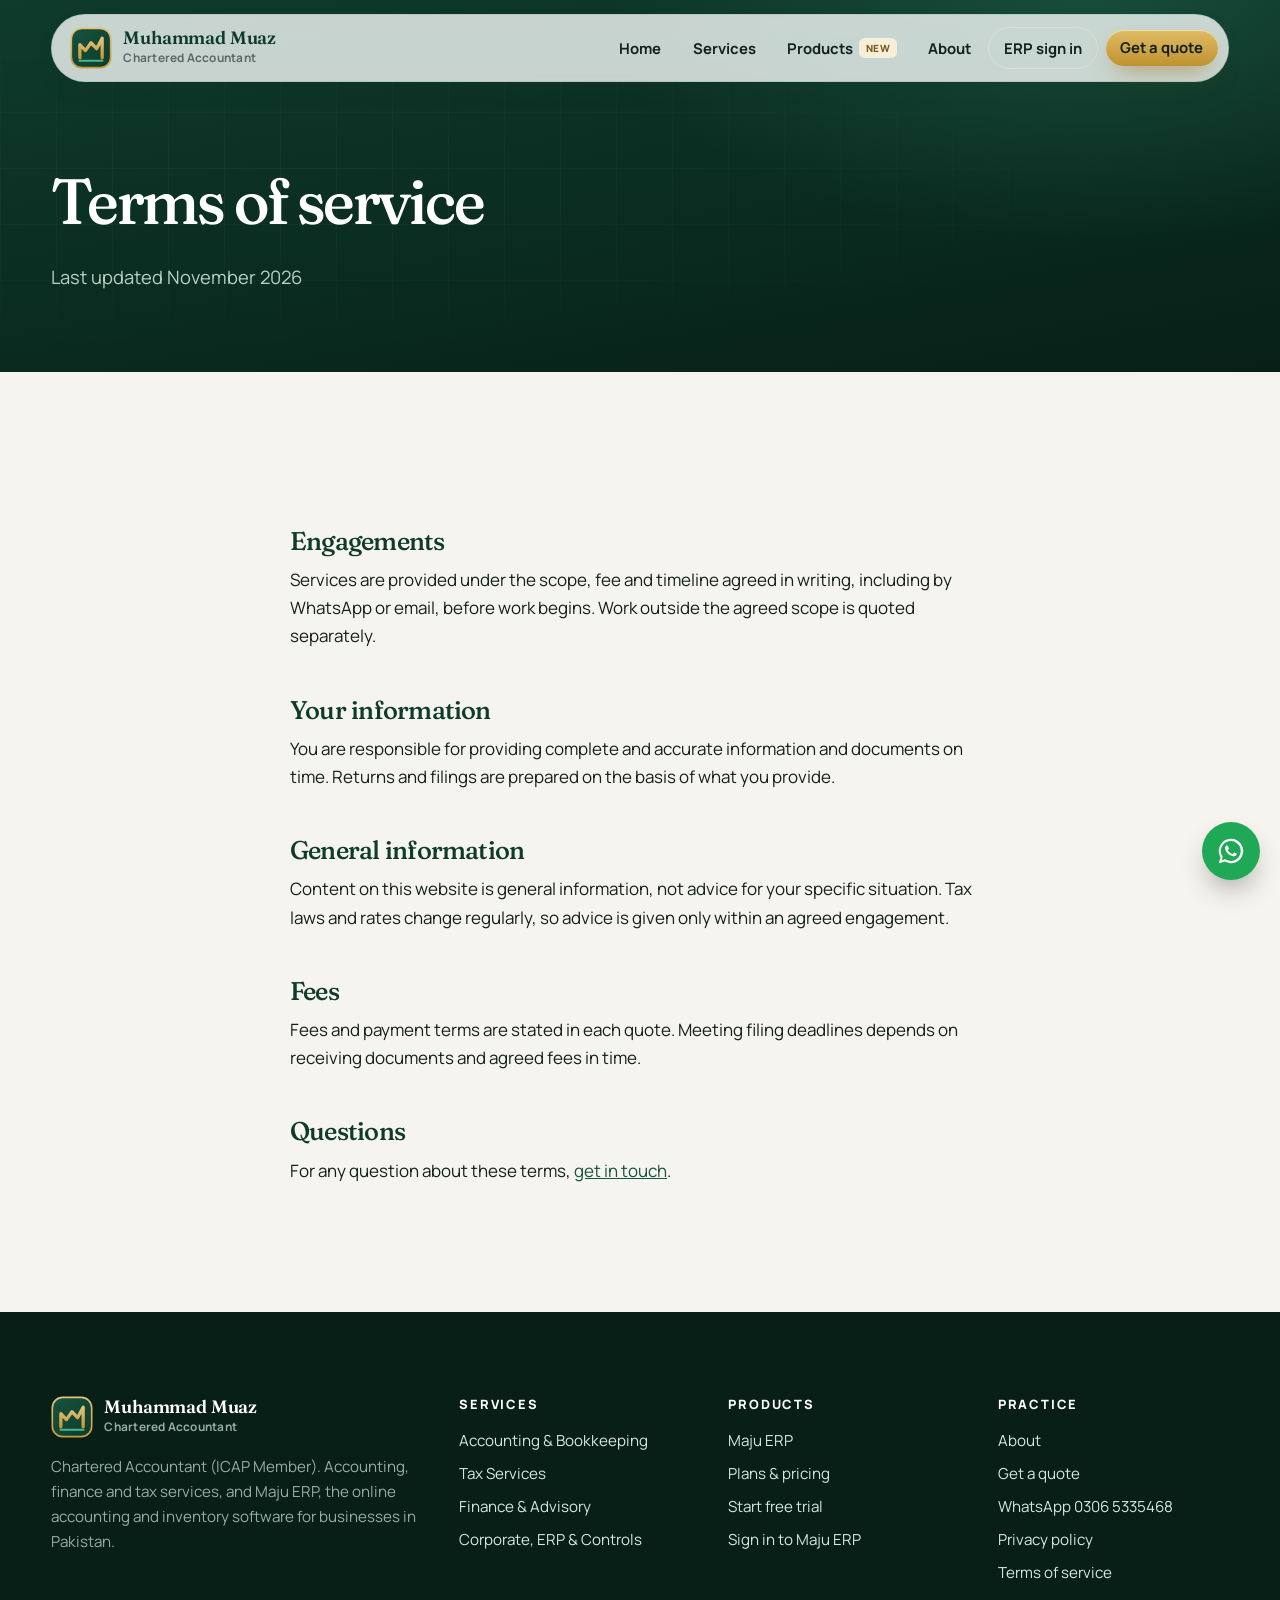
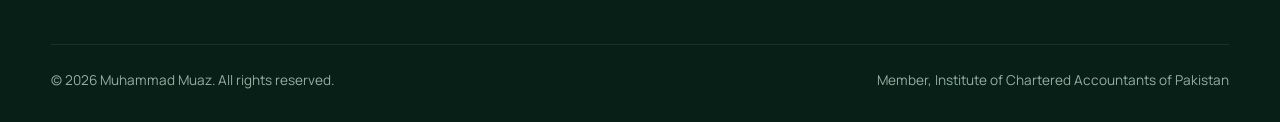
<file: terms.html>
<!doctype html>
<html lang="en"><head>
<meta charset="utf-8"><meta name="viewport" content="width=device-width,initial-scale=1">
<title>Terms of service | Muhammad Muaz, CA</title>
<meta name="description" content="Terms of service for Muhammad Muaz, CA.">
<meta name="theme-color" content="#0E3B2C">
<link rel="canonical" href="https://mmuazch.github.io/terms">
<meta property="og:title" content="Terms of service | Muhammad Muaz, CA"><meta property="og:description" content="Terms of service for Muhammad Muaz, CA."><meta property="og:type" content="website"><meta property="og:url" content="https://mmuazch.github.io/terms">
<meta property="og:image" content="https://mmuazch.github.io/og-image.png"><meta name="twitter:card" content="summary_large_image">
<link rel="icon" href="/favicon.svg" type="image/svg+xml"><link rel="apple-touch-icon" href="/logo.png">
<link rel="preconnect" href="https://fonts.googleapis.com"><link rel="preconnect" href="https://fonts.gstatic.com" crossorigin>
<link href="https://fonts.googleapis.com/css2?family=Fraunces:ital,opsz,wght@0,9..144,400;0,9..144,500;0,9..144,600;1,9..144,400;1,9..144,500&family=Manrope:wght@400;500;600;700;800&display=swap" rel="stylesheet">
<link rel="stylesheet" href="/style.css">

<script type="application/ld+json">{"@context": "https://schema.org", "@type": "AccountingService", "name": "Muhammad Muaz, CA", "description": "Accounting, finance and tax services by Chartered Accountant Muhammad Muaz.", "url": "https://mmuazch.github.io", "telephone": "+923065335468", "areaServed": "PK", "logo": "https://mmuazch.github.io/logo.png", "image": "https://mmuazch.github.io/og-image.png", "founder": {"@type": "Person", "name": "Muhammad Muaz", "jobTitle": "Chartered Accountant"}}</script>
</head><body>
<a class="skip" href="#main">Skip to content</a>
<header class="top"><div class="wrap">
<a class="logo" href="/" aria-label="Muhammad Muaz, home"><svg xmlns="http://www.w3.org/2000/svg" viewBox="0 0 64 64" width="44" height="44" role="img" aria-label="Muhammad Muaz logo">
<defs>
<linearGradient id="lmBg" x1="0" y1="0" x2="1" y2="1"><stop offset="0" stop-color="#16543F"/><stop offset="1" stop-color="#0E3B2C"/></linearGradient>
<linearGradient id="lmBr" x1="0" y1="0" x2="0" y2="1"><stop offset="0" stop-color="#E2C27A"/><stop offset="1" stop-color="#C59A3D"/></linearGradient>
</defs>
<rect x="2" y="2" width="60" height="60" rx="16" fill="url(#lmBg)" stroke="url(#lmBr)" stroke-width="2.5"/>
<path d="M15 47V27l8.5 9 8.5-12 8.5 9 8.5-16v30" fill="none" stroke="url(#lmBr)" stroke-width="5" stroke-linecap="round" stroke-linejoin="round"/>
<rect x="13" y="50" width="38" height="3" rx="1.5" fill="#47B88E"/>
</svg><span><b>Muhammad Muaz</b><small>Chartered Accountant</small></span></a>
<button class="burger" aria-label="Open menu" aria-expanded="false"><span></span><span></span><span></span></button>
<ul class="menu"><li><a href="/">Home</a></li><li><a href="/services">Services</a></li><li><a href="/products">Products <span class="tag">New</span></a></li><li><a href="/about">About</a></li><li><a class="signin" href="/products#signin">ERP sign in</a></li><li><a class="btn btn-brass btn-sm" href="/contact">Get a quote</a></li></ul>
</div></header>
<main id="main"><section class="pagehead"><div class="wrap"><h1>Terms of service</h1><p>Last updated November 2026</p></div></section><section class="block"><div class="wrap legal"><h2>Engagements</h2><p>Services are provided under the scope, fee and timeline agreed in writing, including by WhatsApp or email, before work begins. Work outside the agreed scope is quoted separately.</p><h2>Your information</h2><p>You are responsible for providing complete and accurate information and documents on time. Returns and filings are prepared on the basis of what you provide.</p><h2>General information</h2><p>Content on this website is general information, not advice for your specific situation. Tax laws and rates change regularly, so advice is given only within an agreed engagement.</p><h2>Fees</h2><p>Fees and payment terms are stated in each quote. Meeting filing deadlines depends on receiving documents and agreed fees in time.</p><h2>Questions</h2><p>For any question about these terms, <a href="/contact">get in touch</a>.</p></div></section></main>
<footer class="foot"><div class="wrap">
<div class="cols">
<div><a class="logo" href="/" aria-label="Muhammad Muaz, home"><svg xmlns="http://www.w3.org/2000/svg" viewBox="0 0 64 64" width="44" height="44" role="img" aria-label="Muhammad Muaz logo">
<defs>
<linearGradient id="lmBg" x1="0" y1="0" x2="1" y2="1"><stop offset="0" stop-color="#16543F"/><stop offset="1" stop-color="#0E3B2C"/></linearGradient>
<linearGradient id="lmBr" x1="0" y1="0" x2="0" y2="1"><stop offset="0" stop-color="#E2C27A"/><stop offset="1" stop-color="#C59A3D"/></linearGradient>
</defs>
<rect x="2" y="2" width="60" height="60" rx="16" fill="url(#lmBg)" stroke="url(#lmBr)" stroke-width="2.5"/>
<path d="M15 47V27l8.5 9 8.5-12 8.5 9 8.5-16v30" fill="none" stroke="url(#lmBr)" stroke-width="5" stroke-linecap="round" stroke-linejoin="round"/>
<rect x="13" y="50" width="38" height="3" rx="1.5" fill="#47B88E"/>
</svg><span><b>Muhammad Muaz</b><small>Chartered Accountant</small></span></a><p>Chartered Accountant (ICAP Member). Accounting, finance and tax services, and Maju ERP, the online accounting and inventory software for businesses in Pakistan.</p></div>
<div><h3>Services</h3><ul><li><a href="/services#accounting">Accounting &amp; Bookkeeping</a></li><li><a href="/services#tax">Tax Services</a></li><li><a href="/services#finance">Finance &amp; Advisory</a></li><li><a href="/services#corporate">Corporate, ERP &amp; Controls</a></li></ul></div>
<div><h3>Products</h3><ul><li><a href="/products">Maju ERP</a></li><li><a href="/products#pricing">Plans &amp; pricing</a></li><li><a href="/products#start">Start free trial</a></li><li><a href="/maju-erp/">Sign in to Maju ERP</a></li></ul></div>
<div><h3>Practice</h3><ul><li><a href="/about">About</a></li><li><a href="/contact">Get a quote</a></li><li><a href="https://wa.me/923065335468" target="_blank" rel="noopener">WhatsApp 0306 5335468</a></li><li><a href="/privacy">Privacy policy</a></li><li><a href="/terms">Terms of service</a></li></ul></div>
</div>
<div class="base"><span>© 2026 Muhammad Muaz. All rights reserved.</span><span>Member, Institute of Chartered Accountants of Pakistan</span></div>
</div></footer>
<a class="wa-fab" href="https://wa.me/923065335468" target="_blank" rel="noopener" aria-label="Chat on WhatsApp"><svg viewBox="0 0 32 32" aria-hidden="true"><path fill="#fff" d="M16 3a13 13 0 0 0-11.2 19.6L3 29l6.6-1.7A13 13 0 1 0 16 3zm0 23.6c-2 0-3.9-.5-5.6-1.5l-.4-.2-3.9 1 1-3.8-.3-.4A10.6 10.6 0 1 1 16 26.6zm5.8-7.9c-.3-.2-1.9-.9-2.2-1-.3-.1-.5-.2-.7.2l-1 1.2c-.2.2-.4.3-.7.1-.3-.2-1.4-.5-2.6-1.6-1-.9-1.6-1.9-1.8-2.2-.2-.3 0-.5.1-.7l.5-.6.3-.5v-.5l-1-2.4c-.3-.6-.5-.5-.7-.5h-.6c-.2 0-.5.1-.8.4-.3.3-1 1-1 2.5s1.1 2.9 1.2 3.1c.2.2 2.1 3.3 5.2 4.6 2.6 1 3.1.8 3.7.8.6-.1 1.9-.8 2.1-1.5.3-.7.3-1.4.2-1.5-.1-.2-.3-.2-.6-.4z"/></svg></a>
<script src="/main.js"></script>

</body></html>
</file>
<file: style.css>
/* =========================================================
   Muhammad Muaz, CA — site styles (2026 redesign)
   Brand: deep green + brass. Display: Fraunces. Body: Manrope.
   ========================================================= */
:root{
  --green:#0E3B2C; --green-2:#16543F; --green-3:#2E7D63; --mint:#47B88E; --mint-lt:#E3F5EC;
  --brass:#C59A3D; --brass-lt:#E2C27A; --brass-pale:#F6EEDB;
  --paper:#F6F4EE; --paper-2:#EEEBE2; --white:#FFFFFF;
  --ink:#14211B; --muted:#5A6B62; --line:#E2DED3; --line-2:#ECE8DE;
  --night:#071F17; --night-2:#0B2A1F;
  --display:"Fraunces",ui-serif,Georgia,serif;
  --body:"Manrope",ui-sans-serif,system-ui,sans-serif;
  --r-sm:10px; --r-md:18px; --r-lg:30px;
  --shadow:0 1px 2px rgba(14,59,44,.06),0 18px 50px -28px rgba(14,59,44,.35);
}
*{box-sizing:border-box}
html{scroll-behavior:smooth}
@media (prefers-reduced-motion:reduce){html{scroll-behavior:auto}*{transition:none!important;animation:none!important}}
body{margin:0;font-family:var(--body);font-size:17px;line-height:1.65;color:var(--ink);background:var(--paper);-webkit-font-smoothing:antialiased;text-rendering:optimizeLegibility}
img,svg{max-width:100%;display:block}
a{color:var(--green-2)}
:focus-visible{outline:3px solid var(--brass);outline-offset:3px;border-radius:6px}
h1,h2,h3{font-family:var(--display);color:var(--green);margin:0 0 .45em;font-weight:600;letter-spacing:-.02em;font-variation-settings:"SOFT" 50,"WONK" 0}
h1{font-size:clamp(2.6rem,6vw,5rem);line-height:.98;font-weight:500;letter-spacing:-.035em}
h1 em,h2 em{font-style:italic;font-weight:400;color:var(--brass)}
h2{font-size:clamp(2rem,3.8vw,3.1rem);line-height:1.05;font-weight:500;letter-spacing:-.03em}
h3{font-size:1.28rem;line-height:1.25}
p{margin:0 0 1em}
.wrap{width:min(1200px,92vw);margin:0 auto}
.measure{max-width:62ch}
.muted{color:var(--muted)}
.eyebrow{display:inline-flex;align-items:center;gap:.55rem;font-size:.78rem;font-weight:800;letter-spacing:.14em;text-transform:uppercase;color:var(--green-3);margin-bottom:1rem}
.eyebrow:before{content:"";width:22px;height:2px;background:var(--brass);border-radius:2px}
.skip{position:absolute;left:-999px}.skip:focus{left:1rem;top:1rem;z-index:99;background:#fff;padding:.5rem 1rem}

/* ---------- header: floating pill ---------- */
.top{position:sticky;top:0;z-index:40;padding:14px 0;transition:padding .25s}
.top .wrap{display:flex;align-items:center;justify-content:space-between;gap:1rem;height:68px;padding:0 10px 0 18px;border-radius:999px;background:rgba(255,255,255,.78);backdrop-filter:blur(18px) saturate(1.4);-webkit-backdrop-filter:blur(18px) saturate(1.4);border:1px solid rgba(14,59,44,.08);box-shadow:0 10px 30px -18px rgba(14,59,44,.35);position:relative}
.top.scrolled{padding:8px 0}
.logo{display:flex;align-items:center;gap:.7rem;text-decoration:none;color:var(--green)}
.logo svg{width:42px;height:42px;flex:none}
.logo b{display:block;font-family:var(--display);font-weight:600;font-size:1.12rem;line-height:1.1;letter-spacing:-.01em}
.logo small{display:block;font-size:.74rem;color:var(--muted);font-weight:700;letter-spacing:.02em}
.menu{display:flex;align-items:center;gap:.15rem;list-style:none;margin:0;padding:0}
.menu a{display:flex;align-items:center;gap:.4rem;padding:.55rem .9rem;border-radius:999px;text-decoration:none;color:var(--ink);font-weight:700;font-size:.93rem}
.menu a:hover{background:var(--paper-2)}
.menu a[aria-current]{background:var(--green);color:#fff}
.menu .tag{font-size:.62rem;font-weight:800;letter-spacing:.06em;text-transform:uppercase;padding:.12rem .4rem;border-radius:6px;background:var(--brass-pale);color:#7A5A16}
.menu a[aria-current] .tag{background:rgba(255,255,255,.18);color:#F6E3B4}
.menu .btn{margin-left:.35rem}
.menu .signin{border:1.5px solid var(--line);padding:.5rem .95rem}
.menu .signin:hover{border-color:var(--green-3);background:#fff}
.burger{display:none;background:none;border:0;padding:.6rem;cursor:pointer;border-radius:999px}
.burger span{display:block;width:22px;height:2px;background:var(--green);margin:5px 0;border-radius:2px;transition:.2s}
@media (max-width:1020px){
  .burger{display:block}
  .menu{position:absolute;left:0;right:0;top:calc(100% + 10px);background:#fff;flex-direction:column;align-items:stretch;padding:.7rem;border-radius:22px;border:1px solid var(--line);box-shadow:var(--shadow);display:none}
  .menu.open{display:flex}
  .menu a{padding:.8rem 1rem}
  .menu .btn,.menu .signin{margin:.35rem 0 0;justify-content:center}
}

/* ---------- buttons ---------- */
.btn{display:inline-flex;align-items:center;justify-content:center;gap:.55rem;font-family:var(--body);font-weight:800;font-size:.98rem;padding:.9rem 1.5rem;border-radius:999px;border:0;cursor:pointer;text-decoration:none;line-height:1.2;transition:transform .15s,box-shadow .15s,background .15s}
.btn:hover{transform:translateY(-2px)}
.btn:active{transform:translateY(0)}
.btn-brass{background:linear-gradient(180deg,#E0BC66,#C0922F);color:#241A05;box-shadow:0 1px 0 rgba(255,255,255,.5) inset,0 10px 24px -10px rgba(160,116,30,.8)}
.btn-green{background:var(--green);color:#fff;box-shadow:0 10px 24px -12px rgba(14,59,44,.8)}
.btn-green:hover{background:var(--green-2)}
.btn-line{background:transparent;color:inherit;box-shadow:inset 0 0 0 1.5px currentColor}
.btn-line:hover{background:rgba(255,255,255,.08)}
.btn-wa{background:#1FA855;color:#fff;box-shadow:0 10px 24px -12px rgba(31,168,85,.9)}
.btn-sm{padding:.6rem 1.1rem;font-size:.9rem}
.btn .arr{transition:transform .15s}.btn:hover .arr{transform:translateX(3px)}

/* ---------- hero ---------- */
.hero{position:relative;overflow:hidden;color:#DCEBE3;margin-top:-96px;padding-top:96px;background:
  radial-gradient(1000px 600px at 82% 30%,rgba(71,184,142,.22),transparent 60%),
  radial-gradient(700px 500px at 0% 100%,rgba(197,154,61,.2),transparent 60%),
  linear-gradient(170deg,var(--green) 0%,var(--night-2) 60%,var(--night) 100%)}
.hero:before{content:"";position:absolute;inset:0;background-image:linear-gradient(rgba(255,255,255,.04) 1px,transparent 1px),linear-gradient(90deg,rgba(255,255,255,.04) 1px,transparent 1px);background-size:56px 56px;mask-image:radial-gradient(ellipse at 30% 40%,#000 0,transparent 70%)}
.hero:after{content:"";position:absolute;inset:0;opacity:.35;pointer-events:none;background-image:url("data:image/svg+xml,%3Csvg xmlns='http://www.w3.org/2000/svg' width='160' height='160'%3E%3Cfilter id='n'%3E%3CfeTurbulence type='fractalNoise' baseFrequency='.9' numOctaves='2'/%3E%3CfeColorMatrix values='0 0 0 0 1 0 0 0 0 1 0 0 0 0 1 0 0 0 .05 0'/%3E%3C/filter%3E%3Crect width='100%25' height='100%25' filter='url(%23n)'/%3E%3C/svg%3E")}
.hero .wrap{position:relative;z-index:1;display:grid;grid-template-columns:1.05fr 1fr;align-items:center;gap:2.5rem;min-height:min(88vh,780px);padding:4rem 0 3rem}
.hero h1{color:#fff}
.hero h1 em{color:var(--brass-lt)}
.hero .lead{font-size:1.2rem;color:#B9D0C4;max-width:50ch}
.cta-row{display:flex;flex-wrap:wrap;gap:.8rem;margin-top:2rem}
.hero .btn-line{color:#E9F3EE}
.cred{display:inline-flex;align-items:center;gap:.7rem;margin-bottom:1.6rem;color:#D4E6DC;font-weight:700;font-size:.9rem;padding:.4rem 1rem .4rem .4rem;border-radius:999px;background:rgba(255,255,255,.07);border:1px solid rgba(255,255,255,.12)}
.cred .seal{width:30px;height:30px;border-radius:50%;display:grid;place-items:center;background:radial-gradient(circle at 35% 30%,#F1D58F,#B8882C);color:#3B2A07;font-weight:800;font-size:.6rem}
.hero-stats{display:flex;gap:2.2rem;flex-wrap:wrap;margin-top:2.6rem;padding-top:1.6rem;border-top:1px solid rgba(255,255,255,.1)}
.hero-stats b{display:block;font-family:var(--display);font-size:1.9rem;font-weight:500;color:#fff;line-height:1}
.hero-stats span{font-size:.85rem;color:#93AFA2;font-weight:600}
#hero3d{position:relative;height:min(64vh,580px);min-height:360px}
#hero3d canvas{width:100%!important;height:100%!important;display:block;opacity:0;transition:opacity .8s}
#hero3d.ready canvas{opacity:1}
#hero3d .fallback{position:absolute;inset:0;display:none}
#hero3d.no-webgl .fallback{display:block}
.hero-card{position:absolute;z-index:2;background:rgba(7,31,23,.72);border:1px solid rgba(255,255,255,.16);backdrop-filter:blur(12px);-webkit-backdrop-filter:blur(12px);border-radius:var(--r-md);padding:.9rem 1.1rem;font-size:.86rem;color:#DDEDE5;max-width:240px;box-shadow:0 20px 40px -20px rgba(0,0,0,.5)}
.hero-card b{display:block;font-family:var(--display);font-weight:600;font-size:1.02rem;color:#fff}
.hero-card.a{right:2%;bottom:10%}.hero-card.b{left:0;top:12%}
.hero-card .dot{display:inline-block;width:8px;height:8px;border-radius:50%;background:var(--mint);margin-right:.4rem;box-shadow:0 0 0 4px rgba(71,184,142,.25)}
@media (max-width:960px){.hero .wrap{grid-template-columns:1fr;min-height:0;padding:3rem 0 1rem}#hero3d{height:340px}.hero-card{display:none}}

/* ---------- trust marquee ---------- */
.trustbar{background:var(--night);color:#A9C2B6;border-top:1px solid rgba(255,255,255,.06);overflow:hidden}
.trustbar ul{display:flex;flex-wrap:wrap;justify-content:center;gap:.6rem 2.6rem;list-style:none;margin:0 auto;padding:1.15rem 0;font-weight:700;font-size:.9rem;width:min(1200px,92vw)}
.trustbar li{display:flex;align-items:center;gap:.6rem}
.trustbar li:before{content:"";width:7px;height:7px;border-radius:2px;background:var(--brass);transform:rotate(45deg)}

/* ---------- sections ---------- */
.block{padding:110px 0}
.block.tight{padding:70px 0}
.block.white{background:var(--white)}
.block.deep{background:var(--green);color:#CFE2D8;position:relative;overflow:hidden}
.block.deep:before{content:"";position:absolute;inset:0;background:radial-gradient(800px 400px at 90% 0%,rgba(197,154,61,.16),transparent 60%)}
.block.deep .wrap{position:relative}
.block.deep h2,.block.deep h3{color:#fff}
.block.deep .eyebrow{color:var(--brass-lt)}
.head{display:flex;justify-content:space-between;align-items:end;gap:2rem;margin-bottom:3rem;flex-wrap:wrap}
.head h2{margin:0;max-width:18ch}
.head p{max-width:44ch;margin:0;color:var(--muted);font-size:1.08rem}
.block.deep .head p{color:#A9C4B7}

/* ---------- bento service tiles ---------- */
.tiles{display:grid;grid-template-columns:repeat(2,1fr);gap:1.4rem;perspective:1400px}
.tile{position:relative;display:grid;grid-template-columns:1fr .9fr;gap:.5rem;align-items:center;overflow:hidden;background:var(--white);border-radius:var(--r-lg);padding:2rem 1.4rem 2rem 2.1rem;text-decoration:none;color:inherit;border:1px solid var(--line);box-shadow:var(--shadow);transform-style:preserve-3d;transition:transform .25s ease,box-shadow .25s,border-color .25s}
.tile:hover{border-color:#CFC8B6;box-shadow:0 30px 70px -34px rgba(14,59,44,.55)}
.tile .num{font-family:var(--display);font-size:.95rem;color:var(--brass);font-weight:600;margin-bottom:.6rem;display:block}
.tile .art{transform:translateZ(40px) scale(1.3);transform-origin:40% 55%;margin-right:-1rem}
.tile ul{list-style:none;padding:0;margin:.9rem 0 1.1rem;font-size:.93rem}
.tile li{padding:.28rem 0;border-bottom:1px solid var(--line-2)}
.tile .go{font-weight:800;color:var(--green-2);font-size:.95rem}
.tile .go:after{content:" →"}
@media (max-width:1000px){.tiles{grid-template-columns:1fr}}
@media (max-width:560px){.tile{grid-template-columns:1fr;padding:1.6rem}.tile .art{order:-1;max-width:280px;transform:scale(1.1);margin:0 auto}}

/* ---------- who ---------- */
.who{display:grid;grid-template-columns:repeat(5,1fr);gap:1rem}
.who>div{padding:1.6rem 1.4rem;border-radius:var(--r-md);background:var(--paper);border:1px solid var(--line-2);transition:transform .2s,background .2s}
.who>div:hover{transform:translateY(-4px);background:#fff}
.who h3{font-size:1.08rem;margin-bottom:.3rem}
.who p{font-size:.92rem;color:var(--muted);margin:0}
.who .ic{font-size:1.5rem;margin-bottom:.8rem;width:48px;height:48px;border-radius:14px;display:grid;place-items:center;background:#fff;border:1px solid var(--line)}
@media (max-width:1000px){.who{grid-template-columns:repeat(2,1fr)}}
@media (max-width:560px){.who{grid-template-columns:1fr}}

/* ---------- steps ---------- */
.steps{display:grid;grid-template-columns:repeat(4,1fr);gap:1.2rem;counter-reset:s;list-style:none;padding:0;margin:0}
.steps li{counter-increment:s;position:relative;padding:4.4rem 1.5rem 1.6rem;border-radius:var(--r-md);background:rgba(255,255,255,.05);border:1px solid rgba(255,255,255,.1)}
.steps li:before{content:"0" counter(s);position:absolute;top:1.3rem;left:1.5rem;font-family:var(--display);font-weight:500;font-size:2rem;line-height:1;color:var(--brass-lt)}
.steps h3{font-size:1.12rem}
.steps p{font-size:.94rem;margin:0}
@media (max-width:900px){.steps{grid-template-columns:1fr 1fr}}
@media (max-width:560px){.steps{grid-template-columns:1fr}}

/* ---------- why ---------- */
.why{display:grid;grid-template-columns:1.1fr 1fr;gap:4rem;align-items:center}
.quote{font-family:var(--display);font-size:clamp(1.6rem,2.8vw,2.3rem);line-height:1.2;color:var(--green);font-weight:400;font-style:italic;margin:0;letter-spacing:-.02em}
.quote:before{content:"“";display:block;font-size:4.5rem;line-height:.6;color:var(--brass);font-style:normal;margin-bottom:.4rem}
.ticks{list-style:none;padding:0;margin:1.2rem 0 0}
.ticks li{position:relative;padding-left:2.1rem;margin-bottom:.8rem}
.ticks li:before{content:"";position:absolute;left:0;top:.3rem;width:1.25rem;height:1.25rem;border-radius:50%;background:var(--mint-lt) url("data:image/svg+xml,%3Csvg xmlns='http://www.w3.org/2000/svg' viewBox='0 0 16 16'%3E%3Cpath d='M4 8.5l2.5 2.5L12 5.5' fill='none' stroke='%2316543F' stroke-width='2.2' stroke-linecap='round' stroke-linejoin='round'/%3E%3C/svg%3E") center/78% no-repeat}
@media (max-width:900px){.why{grid-template-columns:1fr;gap:2rem}}

/* ---------- faq ---------- */
.faq{border-top:1px solid var(--line)}
.faq details{border-bottom:1px solid var(--line);padding:1.25rem 0}
.faq summary{cursor:pointer;font-family:var(--display);font-weight:500;font-size:1.22rem;color:var(--green);list-style:none;display:flex;justify-content:space-between;align-items:center;gap:1rem}
.faq summary::-webkit-details-marker{display:none}
.faq summary:after{content:"+";flex:none;width:34px;height:34px;border-radius:50%;display:grid;place-items:center;font-family:var(--body);font-size:1.3rem;color:var(--green);background:var(--paper-2);transition:transform .2s,background .2s}
.faq details[open] summary:after{transform:rotate(45deg);background:var(--brass-pale)}
.faq p{margin:.8rem 0 0;color:var(--muted);max-width:70ch}

/* ---------- closing band ---------- */
.band{position:relative;overflow:hidden;border-radius:var(--r-lg);padding:3.6rem;background:radial-gradient(600px 300px at 100% 0%,rgba(197,154,61,.25),transparent 60%),linear-gradient(135deg,var(--green-2),var(--night));color:#CFE2D8;display:grid;grid-template-columns:1.4fr 1fr;gap:2rem;align-items:center}
.band h2{color:#fff}
.band .cta-row{justify-content:flex-end;margin-top:0}
.band .btn-line{color:#fff}
@media (max-width:800px){.band{grid-template-columns:1fr;padding:2.4rem}.band .cta-row{justify-content:flex-start}}

/* ---------- page heads ---------- */
.pagehead{margin-top:-96px;padding:170px 0 80px;background:radial-gradient(800px 400px at 85% 0%,rgba(71,184,142,.2),transparent 60%),linear-gradient(170deg,var(--green),var(--night));color:#B9D0C4;position:relative;overflow:hidden}
.pagehead:before{content:"";position:absolute;inset:0;background-image:linear-gradient(rgba(255,255,255,.04) 1px,transparent 1px),linear-gradient(90deg,rgba(255,255,255,.04) 1px,transparent 1px);background-size:56px 56px;mask-image:radial-gradient(ellipse at 20% 50%,#000,transparent 70%)}
.pagehead .wrap{position:relative}
.pagehead h1{color:#fff;font-size:clamp(2.6rem,5vw,4.2rem)}
.pagehead p{font-size:1.15rem;max-width:56ch;margin:0}
.jump{display:flex;flex-wrap:wrap;gap:.6rem;margin-top:2rem}
.jump a{color:#E9F3EE;text-decoration:none;font-weight:700;font-size:.9rem;padding:.55rem 1.05rem;border-radius:999px;border:1px solid rgba(255,255,255,.2);background:rgba(255,255,255,.04)}
.jump a:hover{background:rgba(255,255,255,.12)}

/* ---------- services rows ---------- */
.svc-row{display:grid;grid-template-columns:1fr 1.15fr;gap:4rem;align-items:center;padding:96px 0;border-bottom:1px solid var(--line)}
.svc-row:nth-of-type(even) .art{order:2}
.svc-row .art{background:var(--white);border-radius:var(--r-lg);border:1px solid var(--line);box-shadow:var(--shadow)}
.svc-list{display:grid;grid-template-columns:1fr 1fr;gap:1rem;margin-top:1.6rem}
.svc-list div{padding:1rem 1.1rem;border-radius:14px;background:var(--white);border:1px solid var(--line-2)}
.svc-list h3{font-family:var(--body);font-weight:800;font-size:.98rem;letter-spacing:0;margin-bottom:.2rem;color:var(--ink)}
.svc-list p{font-size:.9rem;color:var(--muted);margin:0}
section[id]{scroll-margin-top:110px}
@media (max-width:900px){.svc-row{grid-template-columns:1fr;gap:2rem;padding:60px 0}.svc-row:nth-of-type(even) .art{order:0}}
@media (max-width:560px){.svc-list{grid-template-columns:1fr}}

/* ---------- about ---------- */
.about{display:grid;grid-template-columns:1.2fr 1fr;gap:4rem;align-items:start}
.prose{max-width:66ch}
.prose h2{margin-top:1.4em;font-size:1.9rem}
.prose ul{padding-left:1.2rem}
.card{background:var(--white);border:1px solid var(--line);border-radius:var(--r-md);padding:1.8rem;box-shadow:var(--shadow)}
.tl{list-style:none;margin:0;padding:0;border-left:2px solid var(--line)}
.tl li{position:relative;padding:0 0 1.6rem 1.4rem}
.tl li:before{content:"";position:absolute;left:-7px;top:.45rem;width:12px;height:12px;border-radius:3px;transform:rotate(45deg);background:var(--brass)}
.tl h3{font-size:1.1rem;margin-bottom:.1rem}
.tl small{color:var(--muted);font-weight:700}
.tl ul{margin:.4rem 0 0;padding-left:1.1rem;font-size:.94rem}
@media (max-width:900px){.about{grid-template-columns:1fr}}

/* ---------- forms ---------- */
.contact{display:grid;grid-template-columns:1.2fr 1fr;gap:3rem;align-items:start}
.form{display:grid;gap:1rem}
.form .two{display:grid;grid-template-columns:1fr 1fr;gap:1rem}
.form label{display:block;font-weight:800;font-size:.86rem;margin-bottom:.35rem}
.form input,.form select,.form textarea{width:100%;font:inherit;font-size:1rem;padding:.85rem 1rem;border:1.5px solid #D6D1C4;border-radius:12px;background:#fff;color:var(--ink);transition:border-color .15s,box-shadow .15s}
.form textarea{min-height:140px;resize:vertical}
.form input:focus,.form select:focus,.form textarea:focus{outline:none;border-color:var(--green-3);box-shadow:0 0 0 4px rgba(71,184,142,.18)}
.note{font-size:.85rem;color:var(--muted);margin:0}
@media (max-width:900px){.contact{grid-template-columns:1fr}.form .two{grid-template-columns:1fr}}

/* ---------- footer ---------- */
.foot{background:var(--night);color:#93AFA2;padding:84px 0 30px;font-size:.95rem}
.foot a{color:#D5E7DE;text-decoration:none}
.foot a:hover{color:var(--brass-lt)}
.foot .cols{display:grid;grid-template-columns:1.6fr 1fr 1fr 1fr;gap:2.4rem}
.foot h3{color:#fff;font-family:var(--body);font-weight:800;font-size:.8rem;letter-spacing:.14em;text-transform:uppercase;margin-bottom:1rem}
.foot ul{list-style:none;padding:0;margin:0}
.foot li{margin-bottom:.5rem}
.foot .logo{color:#fff;margin-bottom:1rem}
.foot .logo small{color:#93AFA2}
.foot .base{display:flex;justify-content:space-between;flex-wrap:wrap;gap:1rem;border-top:1px solid rgba(255,255,255,.08);margin-top:3.2rem;padding-top:1.5rem;font-size:.85rem}
@media (max-width:800px){.foot .cols{grid-template-columns:1fr 1fr}}
@media (max-width:480px){.foot .cols{grid-template-columns:1fr}}
.wa-fab{position:fixed;right:20px;bottom:20px;z-index:50;width:58px;height:58px;border-radius:50%;display:grid;place-items:center;background:#1FA855;box-shadow:0 14px 30px -10px rgba(0,0,0,.45);transition:transform .2s}
.wa-fab:hover{transform:scale(1.06)}
.wa-fab svg{width:30px;height:30px}

/* ---------- legal ---------- */
.legal{max-width:70ch}
.legal h2{font-size:1.6rem;margin-top:1.8em}

/* ---------- home: product teaser ---------- */
.promo{display:grid;grid-template-columns:1fr 1.15fr;gap:3.5rem;align-items:center;border-radius:var(--r-lg);padding:3.4rem;background:radial-gradient(700px 400px at 100% 100%,rgba(71,184,142,.18),transparent 60%),linear-gradient(160deg,#fff,var(--brass-pale));border:1px solid var(--line);box-shadow:var(--shadow);overflow:hidden}
.promo .chips{display:flex;flex-wrap:wrap;gap:.45rem;margin:1.2rem 0 0}
.chip{font-size:.82rem;font-weight:700;padding:.35rem .75rem;border-radius:999px;background:#fff;border:1px solid var(--line);color:var(--green-2)}
@media (max-width:960px){.promo{grid-template-columns:1fr;padding:2.2rem}}

/* ---------- ERP app mock (pure CSS) ---------- */
.mock{position:relative;border-radius:18px;background:#fff;border:1px solid #DCE3E0;box-shadow:0 40px 80px -30px rgba(7,31,23,.55),0 0 0 8px rgba(255,255,255,.5);overflow:hidden;font-family:"Segoe UI",system-ui,sans-serif;font-size:11px;color:#18212b;display:grid;grid-template-columns:120px 1fr;min-height:330px;transform:perspective(1600px) rotateY(-7deg) rotateX(3deg);transition:transform .5s}
.mock:hover{transform:perspective(1600px) rotateY(-2deg) rotateX(1deg)}
.mock .side{background:#0d1b24;color:#b9c7cf;padding:12px 8px}
.mock .side .b{display:flex;align-items:center;gap:6px;color:#fff;font-weight:700;margin-bottom:12px;font-size:11.5px}
.mock .side .b i{width:20px;height:20px;border-radius:6px;background:#0f766e;display:grid;place-items:center;font-style:normal;font-size:8px}
.mock .side span{display:block;padding:5px 7px;border-radius:6px;margin-bottom:2px}
.mock .side span.on{background:#0f766e;color:#fff}
.mock .main{background:#f4f6f8;padding:12px}
.mock .bar{display:flex;justify-content:space-between;align-items:center;margin-bottom:10px}
.mock .bar b{font-size:13px}
.mock .pill{font-size:9px;padding:2px 7px;border-radius:9px;background:#e6f3f1;color:#0f766e;font-weight:700}
.mock .kpis{display:grid;grid-template-columns:repeat(3,1fr);gap:7px;margin-bottom:9px}
.mock .kpi{background:#fff;border:1px solid #e3e8ee;border-radius:8px;padding:7px 8px}
.mock .kpi small{display:block;color:#667385;font-size:9px}
.mock .kpi b{font-size:13px}
.mock .chart{background:#fff;border:1px solid #e3e8ee;border-radius:8px;padding:8px;height:92px;display:flex;align-items:flex-end;gap:5px;margin-bottom:9px}
.mock .chart i{flex:1;border-radius:3px 3px 0 0;background:linear-gradient(180deg,#14b8a6,#0f766e)}
.mock .chart i:nth-child(odd){background:linear-gradient(180deg,#e2c27a,#c59a3d)}
.mock table{width:100%;border-collapse:collapse;background:#fff;border:1px solid #e3e8ee;border-radius:8px;overflow:hidden}
.mock td{padding:5px 7px;border-bottom:1px solid #eef2f5;font-size:9.5px}
.mock td:last-child{text-align:right;font-weight:700}
.mock .st{font-size:8.5px;padding:1px 6px;border-radius:8px;background:#e7f6ec;color:#15803d;font-weight:700}
.mock .st.u{background:#eef2ff;color:#1d4ed8}
@media (max-width:560px){.mock{grid-template-columns:1fr;transform:none}.mock .side{display:none}}

/* ---------- products page ---------- */
@media (min-width:961px){.p-hero .wrap{grid-template-columns:1fr 1.05fr}}
@media (max-width:960px){.p-hero .mock{margin-bottom:1rem}.hero-stats{gap:1.4rem}}
.badge-new{display:inline-flex;align-items:center;gap:.5rem;font-size:.82rem;font-weight:800;padding:.35rem .8rem .35rem .35rem;border-radius:999px;background:rgba(255,255,255,.08);border:1px solid rgba(255,255,255,.14);color:#E9F3EE;margin-bottom:1.4rem}
.badge-new b{background:var(--brass);color:#241A05;border-radius:999px;padding:.12rem .55rem;font-size:.7rem;letter-spacing:.06em;text-transform:uppercase}
.prod-list{display:grid;grid-template-columns:1.4fr 1fr;gap:1.4rem}
.prod-card{position:relative;border-radius:var(--r-lg);padding:2.2rem;background:#fff;border:1px solid var(--line);box-shadow:var(--shadow);overflow:hidden}
.prod-card.soon{background:var(--paper);box-shadow:none;border-style:dashed}
.prod-card .ptag{position:absolute;top:1.4rem;right:1.4rem;font-size:.72rem;font-weight:800;letter-spacing:.08em;text-transform:uppercase;padding:.3rem .65rem;border-radius:999px;background:var(--mint-lt);color:var(--green-2)}
.prod-card.soon .ptag{background:var(--paper-2);color:var(--muted)}
.prod-logo{width:56px;height:56px;border-radius:16px;display:grid;place-items:center;background:linear-gradient(160deg,#14b8a6,#0f766e);color:#fff;font-weight:800;font-family:var(--body);margin-bottom:1.2rem;box-shadow:0 12px 24px -12px rgba(15,118,110,.8)}
.prod-card.soon .prod-logo{background:var(--paper-2);color:var(--muted);box-shadow:none}
@media (max-width:900px){.prod-list{grid-template-columns:1fr}}
.features{display:grid;grid-template-columns:repeat(3,1fr);gap:1.1rem}
.feat{padding:1.7rem;border-radius:var(--r-md);background:#fff;border:1px solid var(--line-2);transition:transform .2s,box-shadow .2s}
.feat:hover{transform:translateY(-4px);box-shadow:var(--shadow)}
.feat .fi{width:46px;height:46px;border-radius:14px;display:grid;place-items:center;background:var(--mint-lt);color:var(--green-2);margin-bottom:1rem}
.feat .fi svg{width:22px;height:22px}
.feat h3{font-family:var(--body);font-weight:800;font-size:1.05rem;letter-spacing:0;color:var(--ink);margin-bottom:.35rem}
.feat p{font-size:.93rem;color:var(--muted);margin:0}
@media (max-width:960px){.features{grid-template-columns:1fr 1fr}}
@media (max-width:600px){.features{grid-template-columns:1fr}}
.plans{display:grid;grid-template-columns:repeat(3,1fr);gap:1.2rem;align-items:stretch}
.plan{display:flex;flex-direction:column;border-radius:var(--r-lg);padding:2rem;background:rgba(255,255,255,.05);border:1px solid rgba(255,255,255,.12);color:#CFE2D8}
.plan.pop{background:#fff;color:var(--ink);border-color:#fff;box-shadow:0 30px 60px -30px rgba(0,0,0,.6);transform:translateY(-10px)}
.plan h3{font-family:var(--body);font-weight:800;font-size:1rem;letter-spacing:.1em;text-transform:uppercase;color:inherit;margin-bottom:1rem}
.plan .price{font-family:var(--display);font-size:2.9rem;font-weight:500;line-height:1;color:#fff;letter-spacing:-.03em}
.plan.pop .price{color:var(--green)}
.plan .price small{font-family:var(--body);font-size:.9rem;font-weight:600;color:#93AFA2;letter-spacing:0}
.plan.pop .price small{color:var(--muted)}
.plan ul{list-style:none;padding:0;margin:1.5rem 0 1.8rem;flex:1}
.plan li{padding:.45rem 0 .45rem 1.7rem;position:relative;border-bottom:1px solid rgba(255,255,255,.08);font-size:.95rem}
.plan.pop li{border-color:var(--line-2)}
.plan li:before{content:"";position:absolute;left:0;top:.75rem;width:1rem;height:1rem;border-radius:50%;background:rgba(71,184,142,.25) url("data:image/svg+xml,%3Csvg xmlns='http://www.w3.org/2000/svg' viewBox='0 0 16 16'%3E%3Cpath d='M4 8.5l2.5 2.5L12 5.5' fill='none' stroke='%2347B88E' stroke-width='2.4' stroke-linecap='round' stroke-linejoin='round'/%3E%3C/svg%3E") center/80% no-repeat}
.plan .pbadge{align-self:flex-start;font-size:.7rem;font-weight:800;letter-spacing:.08em;text-transform:uppercase;padding:.25rem .6rem;border-radius:999px;background:var(--brass);color:#241A05;margin-bottom:.8rem}
.plan .btn{width:100%}
@media (max-width:900px){.plans{grid-template-columns:1fr}.plan.pop{transform:none}}

/* sign-up / sign-in panel */
.start{display:grid;grid-template-columns:1fr 1.05fr;gap:4rem;align-items:start}
.auth{background:#fff;border:1px solid var(--line);border-radius:var(--r-lg);padding:2rem;box-shadow:0 40px 80px -40px rgba(14,59,44,.45)}
.auth .tabs{display:grid;grid-template-columns:repeat(3,1fr);gap:4px;padding:5px;border-radius:999px;background:var(--paper-2);margin-bottom:1.6rem}
.auth .tabs button{border:0;background:none;padding:.65rem .5rem;border-radius:999px;font:inherit;font-weight:800;font-size:.9rem;color:var(--muted);cursor:pointer;transition:background .15s,color .15s}
.auth .tabs button[aria-selected=true]{background:#fff;color:var(--green);box-shadow:0 2px 8px rgba(14,59,44,.12)}
.auth .form{gap:.9rem}
.auth .btn{width:100%;margin-top:.3rem}
.auth .msg{border-radius:12px;padding:.8rem 1rem;font-size:.92rem;font-weight:600}
.auth .msg.err{background:#FDEEE6;color:#9A3412}
.auth .msg.ok{background:var(--mint-lt);color:#14532D}
.auth .alt{text-align:center;font-size:.9rem;color:var(--muted);margin:.4rem 0 0}
.auth .alt button{background:none;border:0;padding:0;font:inherit;font-weight:800;color:var(--green-2);cursor:pointer;text-decoration:underline}
.auth .signed{text-align:center;padding:1rem 0}
.auth .signed .av{width:64px;height:64px;border-radius:50%;margin:0 auto 1rem;display:grid;place-items:center;background:var(--mint-lt);color:var(--green-2);font-family:var(--display);font-size:1.6rem}
@media (max-width:960px){.start{grid-template-columns:1fr;gap:2.4rem}}

/* reveal on scroll */
.rv{opacity:0;transform:translateY(24px);transition:opacity .7s ease,transform .7s ease}
.rv.in{opacity:1;transform:none}
.auth .form{gap:0}
.auth .form input{margin-bottom:.95rem}
.auth .form .two{gap:1rem}
.auth .form .msg{margin-bottom:1rem}
.auth .form .note{margin-top:.9rem}
@media (max-width:520px){.auth{padding:1.3rem}.auth .tabs button{font-size:.82rem;padding:.6rem .25rem;white-space:nowrap}}
</file>
